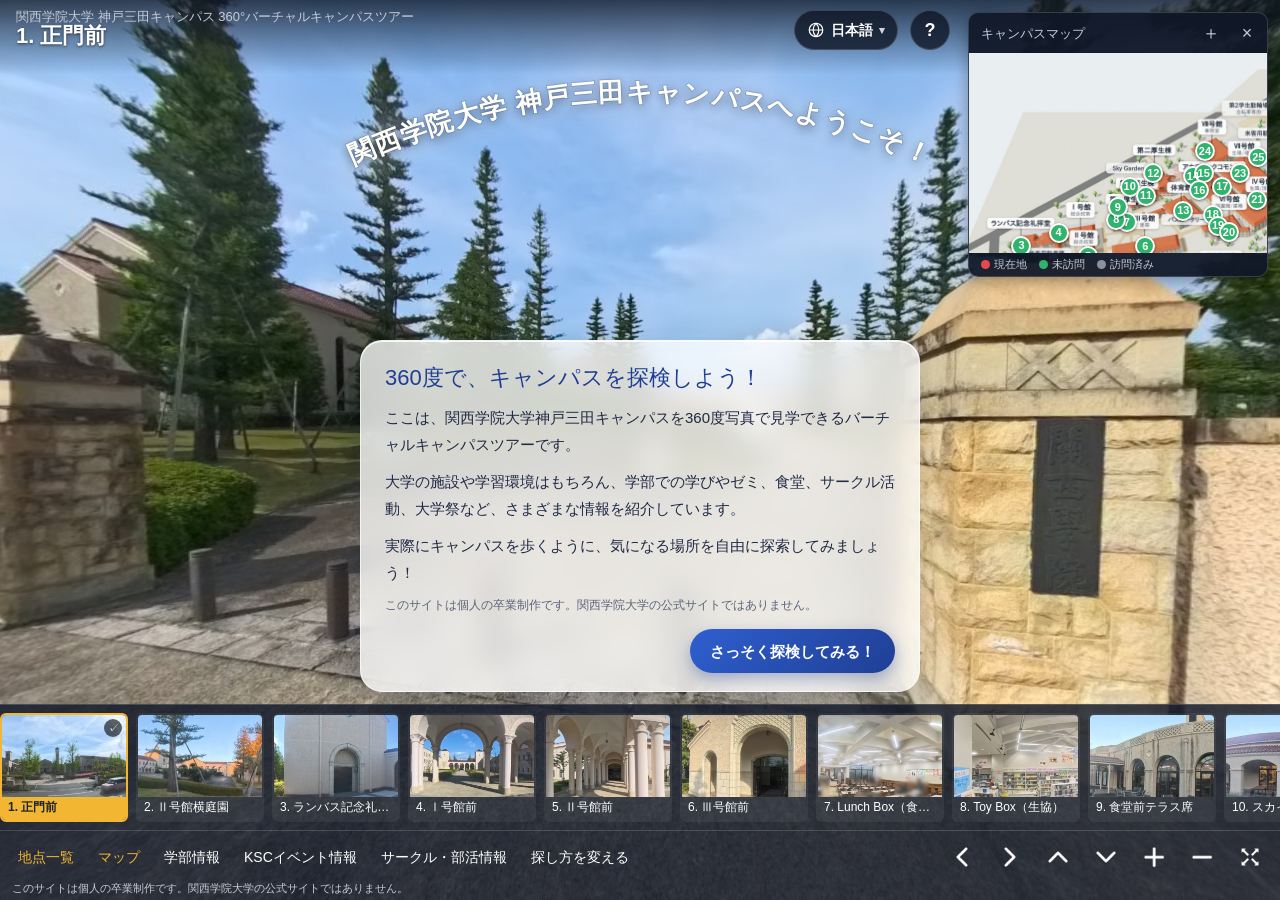
<file: index.html>
<!DOCTYPE html>
<html lang="ja">
<head>
<title>神戸三田キャンパス 360°バーチャルツアー（卒業制作）</title>
<meta charset="utf-8">
<meta name="robots" content="noindex, nofollow">
<meta name="viewport" content="width=device-width, initial-scale=1.0, maximum-scale=1.0, minimum-scale=1.0, user-scalable=no, viewport-fit=cover" />
<meta name="description" content="関西学院大学 神戸三田キャンパスを360°写真で歩いて見学できるバーチャルツアー（個人の卒業制作）">
<link rel="stylesheet" href="vendor/reset.min.css">
<link rel="stylesheet" href="style.css">
</head>
<body>

<div id="pano"></div>

<!-- 写真がまだない地点 -->
<div id="noPhoto" hidden>
  <p class="no-photo-name"></p>
  <p class="no-photo-text" data-i18n="noPhoto.text">この地点の360°写真は準備中です</p>
  <p class="no-photo-hint" data-i18n="noPhoto.hint">マップや地点一覧からほかの地点へ移動できます</p>
</div>

<!-- 制作用：URL に ?edit を付けたときだけ、画面中央の向きを表示 -->
<div id="editReadout" hidden></div>

<!-- 施設情報がある地点だけ、画面中央に施設名のラベルを出す（押すと施設情報パネル） -->
<button type="button" id="spotInfoButton" class="spot-info-label" hidden><span class="spot-info-icon">i</span><span class="spot-info-name"></span></button>

<!-- 画面上部：タイトル・現在地・操作方法 -->
<header id="topBar">
  <div class="top-titles">
    <h1 id="siteTitle"></h1>
    <p id="sceneName" aria-live="polite"></p>
  </div>
  <button type="button" id="helpButton" class="top-button" aria-label="操作方法" data-i18n-attr="aria-label:help.title">?</button>
</header>

<!-- 画面右上：キャンパスマップ -->
<div id="mapBackdrop"></div>
<section id="mapPanel" aria-label="キャンパスマップ" data-i18n-attr="aria-label:map.title">
  <div class="map-header">
    <span data-i18n="map.title">キャンパスマップ</span>
    <button type="button" id="mapSizeButton" class="map-header-button" aria-label="マップを拡大" data-i18n-attr="aria-label:map.enlarge">＋</button>
    <button type="button" id="mapCloseButton" class="map-header-button" aria-label="マップを閉じる" data-i18n-attr="aria-label:map.close">×</button>
  </div>
  <div id="mapViewport">
    <div id="mapCanvas">
      <img id="mapImage" alt="神戸三田キャンパスのマップ" data-i18n-attr="alt:map.alt">
      <div id="mapPins"></div>
    </div>
  </div>
  <p id="mapEmpty" data-i18n="map.empty">キャンパスマップは準備中です</p>
  <div class="map-legend">
    <span><i class="legend-dot current"></i><span data-i18n="map.legend.current">現在地</span></span>
    <span><i class="legend-dot unvisited"></i><span data-i18n="map.legend.unvisited">未訪問</span></span>
    <span><i class="legend-dot visited"></i><span data-i18n="map.legend.visited">訪問済み</span></span>
  </div>
</section>

<!-- 画面下部：撮影地点のサムネイル一覧と操作ボタン -->
<footer id="bottomBar">
  <!-- 地点ごとに設定した「戻る」ボタン（tour-config.js の backButton） -->
  <button type="button" id="backButton" class="back-button" hidden><span class="back-button-icon">↩</span><span class="back-button-label"></span></button>
  <div id="thumbDrawer">
    <div id="areaTabs" role="tablist"></div>
    <div id="thumbStrip" role="list"></div>
  </div>
  <div id="controlBar">
    <button type="button" id="thumbToggle" class="control-button" aria-pressed="true"><span class="control-icon">▤</span><span class="control-label" data-i18n="footer.spots">地点一覧</span></button>
    <button type="button" id="mapToggle" class="control-button" aria-pressed="true"><span class="control-icon">⌖</span><span class="control-label" data-i18n="footer.map">マップ</span></button>
    <button type="button" id="facultyButton" class="control-button"><span class="control-icon">✎</span><span class="control-label"><span class="label-full" data-i18n="footer.faculties">学部情報</span><span class="label-short" data-i18n="footer.faculties.short">学部</span></span></button>
    <button type="button" id="eventButton" class="control-button"><span class="control-icon">✦</span><span class="control-label"><span class="label-full" data-i18n="footer.events">KSCイベント情報</span><span class="label-short" data-i18n="footer.events.short">イベント</span></span></button>
    <button type="button" id="clubButton" class="control-button"><span class="control-icon">♪</span><span class="control-label"><span class="label-full" data-i18n="footer.clubs">サークル・部活情報</span><span class="label-short" data-i18n="footer.clubs.short">サークル</span></span></button>
    <button type="button" id="guideButton" class="control-button"><span class="control-icon">⇄</span><span class="control-label"><span class="label-full" data-i18n="footer.guide">探し方を変える</span><span class="label-short" data-i18n="footer.guide.short">探し方</span></span></button>
    <span class="control-spacer"></span>
    <button type="button" id="viewLeft" class="control-button view-control" aria-label="左を向く" data-i18n-attr="aria-label:view.left"><img src="img/left.png" alt=""></button>
    <button type="button" id="viewRight" class="control-button view-control" aria-label="右を向く" data-i18n-attr="aria-label:view.right"><img src="img/right.png" alt=""></button>
    <button type="button" id="viewUp" class="control-button view-control" aria-label="上を向く" data-i18n-attr="aria-label:view.up"><img src="img/up.png" alt=""></button>
    <button type="button" id="viewDown" class="control-button view-control" aria-label="下を向く" data-i18n-attr="aria-label:view.down"><img src="img/down.png" alt=""></button>
    <button type="button" id="viewIn" class="control-button view-control" aria-label="拡大" data-i18n-attr="aria-label:view.in"><img src="img/plus.png" alt=""></button>
    <button type="button" id="viewOut" class="control-button view-control" aria-label="縮小" data-i18n-attr="aria-label:view.out"><img src="img/minus.png" alt=""></button>
    <button type="button" id="fullscreenToggle" class="control-button" aria-label="全画面表示" data-i18n-attr="aria-label:view.fullscreen"><img class="icon off" src="img/fullscreen.png" alt=""><img class="icon on" src="img/windowed.png" alt=""></button>
  </div>
  <p id="disclaimer"></p>
</footer>

<!-- 施設情報パネル -->
<div id="infoBackdrop"></div>
<aside id="infoPanel" aria-hidden="true" role="dialog" aria-labelledby="infoTitle">
  <div class="info-grip"></div>
  <button type="button" id="infoClose" aria-label="閉じる" data-i18n-attr="aria-label:panel.close">×</button>
  <div id="infoBody"></div>
</aside>

<!-- 操作方法 -->
<div id="helpModal" aria-hidden="true" role="dialog" aria-labelledby="helpTitle">
  <div class="help-card">
    <h2 id="helpTitle" data-i18n="help.title">操作方法</h2>
    <ul class="help-list">
      <li><b data-i18n="help.look.title">見回す</b><span data-i18n="help.look.text">画面をドラッグ（スマートフォンはスワイプ）</span></li>
      <li><b data-i18n="help.zoom.title">拡大・縮小</b><span data-i18n="help.zoom.text">マウスホイール、またはピンチ操作</span></li>
      <li><b><span class="help-arrow"></span><span data-i18n="help.move.title">移動</span></b><span data-i18n="help.move.text">矢印をタップすると、その方向の地点へ進みます</span></li>
      <li><b><span class="help-info">i</span><span data-i18n="help.info.title">施設情報</span></b><span data-i18n="help.info.text">画面中央の施設名やアイコンをタップすると、説明や関連する活動を表示します</span></li>
      <li><b data-i18n="help.footer.title">学部・イベント・サークル</b><span data-i18n="help.footer.text">画面下のボタンから、各学部、KSCのイベント、サークル・部活の情報を見られます</span></li>
      <li><b data-i18n="help.map.title">マップ</b><span data-i18n="help.map.text">ピンをタップするとその地点へ移動します。扇形は今見ている方向です</span></li>
      <li><b data-i18n="help.spots.title">地点一覧</b><span data-i18n="help.spots.text">画面下のサムネイルから行きたい地点を選べます</span></li>
      <li><b data-i18n="help.lang.title">言語</b><span data-i18n="help.lang.text">画面右上のボタンで、日本語・English・한국어・简体中文を切り替えられます</span></li>
    </ul>
    <p class="help-note"></p>
    <button type="button" id="helpClose" class="primary-button" data-i18n="help.start">ツアーをはじめる</button>
  </div>
</div>

<!-- 読み込み表示 -->
<div id="loading" aria-live="polite">
  <div class="loading-card">
    <p id="loadingText" data-i18n="loading.text">360°写真を読み込んでいます</p>
    <div class="loading-bar"><div id="loadingProgress"></div></div>
  </div>
</div>

<script src="vendor/screenfull.min.js"></script>
<script src="vendor/marzipano.js"></script>

<script src="tour-config.js"></script>
<script src="js/i18n.js"></script>
<script src="lang/ja.js"></script>
<script src="js/map.js"></script>
<script src="js/panel.js"></script>
<script src="js/guide.js"></script>
<script src="index.js"></script>

</body>
</html>
</file>
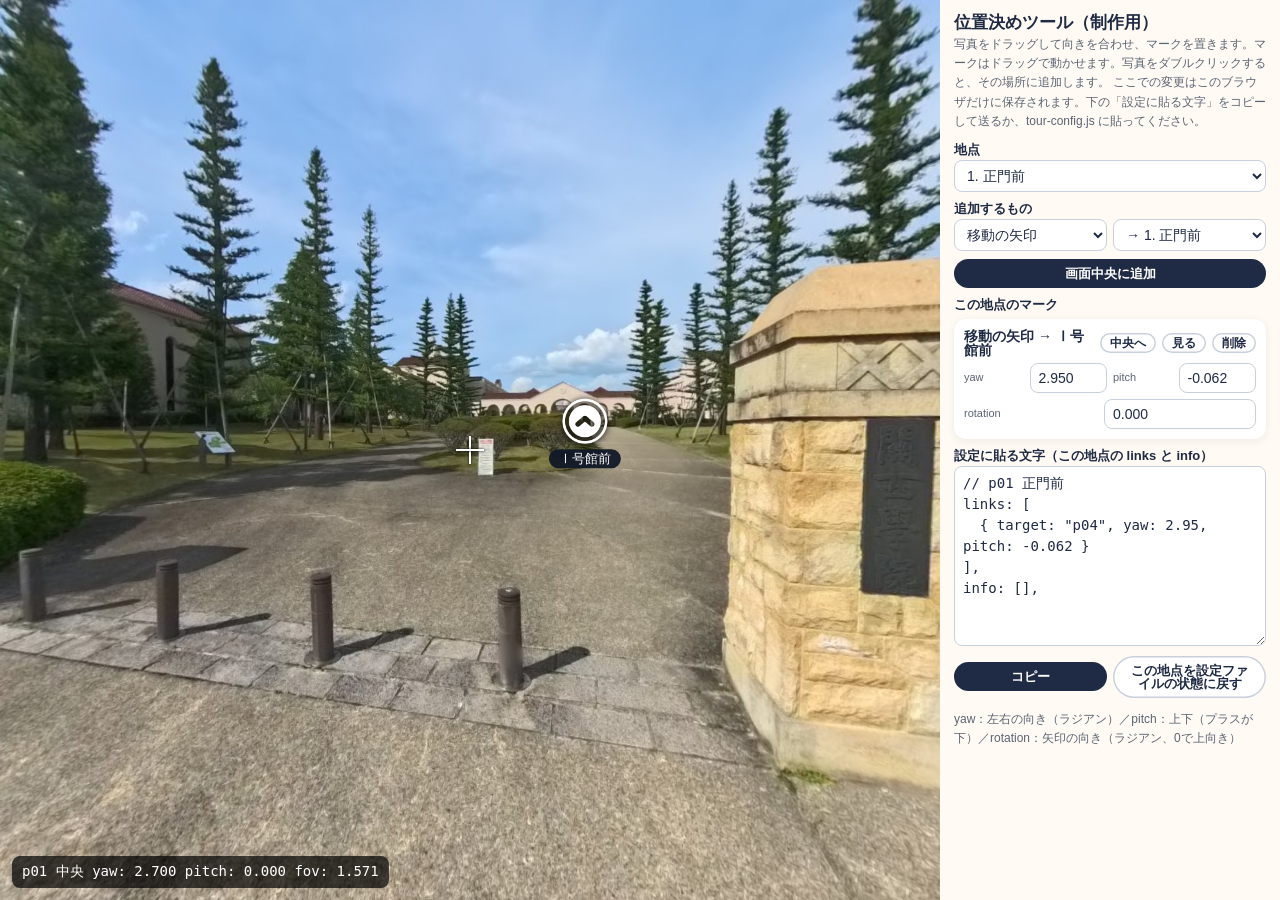
<file: editor.html>
<!DOCTYPE html>
<html lang="ja">
<head>
<title>位置決めツール（制作用）</title>
<meta charset="utf-8">
<meta name="viewport" content="width=device-width, initial-scale=1.0">
<meta name="robots" content="noindex">
<link rel="stylesheet" href="vendor/reset.min.css">
<link rel="stylesheet" href="style.css">
<style>
  body { background: #0f1626; }
  #pano { position: absolute; top: 0; left: 0; right: 340px; bottom: 0; }
  #cross {
    position: absolute; left: calc((100% - 340px) / 2); top: 50%;
    width: 28px; height: 28px; margin: -14px 0 0 -14px; pointer-events: none; z-index: 5;
  }
  #cross::before, #cross::after { content: ""; position: absolute; background: #fff; box-shadow: 0 0 3px #000; }
  #cross::before { left: 13px; top: 0; width: 2px; height: 28px; }
  #cross::after { top: 13px; left: 0; height: 2px; width: 28px; }
  #readout {
    position: absolute; left: 12px; bottom: 12px; z-index: 5; padding: 6px 10px; border-radius: 8px;
    background: rgba(0,0,0,0.7); color: #fff; font: 14px/1.4 ui-monospace, Menlo, monospace;
  }
  #side {
    position: absolute; top: 0; right: 0; bottom: 0; width: 340px; overflow-y: auto;
    padding: 14px; background: #fffaf3; color: #1f2a44; font-size: 14px;
  }
  #side h1 { font-size: 17px; font-weight: bold; margin: 0 0 4px; }
  #side .note { color: #5b6474; font-size: 12px; line-height: 1.6; margin: 0 0 12px; }
  #side label { display: block; font-weight: bold; margin: 10px 0 4px; font-size: 13px; }
  #side select, #side input[type=number], #side textarea {
    width: 100%; padding: 6px 8px; border: 1px solid #c9d0dd; border-radius: 8px; background: #fff; color: #1f2a44; font-size: 14px;
  }
  .row { display: flex; gap: 6px; align-items: center; }
  .row > * { flex: 1; }
  .btn {
    display: inline-block; padding: 8px 12px; border-radius: 999px; background: #1f2a44; color: #fff;
    font-size: 13px; font-weight: bold; cursor: pointer; text-align: center;
  }
  .btn.light { background: #fff; color: #1f2a44; box-shadow: inset 0 0 0 1.5px #c9d0dd; }
  .btn.small { padding: 4px 10px; font-size: 12px; white-space: nowrap; }
  .item { margin: 8px 0; padding: 10px; border-radius: 12px; background: #fff; box-shadow: 0 2px 8px rgba(31,42,68,0.08); }
  .item.selected { box-shadow: 0 0 0 2px #f07a3a; }
  .item-title { font-weight: bold; margin-bottom: 6px; display: flex; justify-content: space-between; gap: 6px; }
  .item .row input { font-size: 13px; }
  .item .mini { font-size: 11px; color: #5b6474; }
  #code { height: 180px; font: 12px/1.5 ui-monospace, Menlo, monospace; }
  .editor-mark { cursor: grab; }
  .editor-mark.selected .link-hotspot-icon, .editor-mark.selected .info-hotspot, .editor-mark.selected .float-body { outline: 2px dashed #f07a3a; outline-offset: 4px; }
  .no-touch .editor-mark .link-hotspot-label { opacity: 1; }
  #noPhotoMsg { position: absolute; left: 0; right: 340px; top: 45%; text-align: center; color: #c5cbd6; z-index: 4; }
</style>
</head>
<body class="no-touch">
<div id="pano"></div>
<div id="cross"></div>
<div id="readout"></div>
<p id="noPhotoMsg" hidden>この地点の写真はまだありません</p>

<aside id="side">
  <h1>位置決めツール（制作用）</h1>
  <p class="note">
    写真をドラッグして向きを合わせ、マークを置きます。マークはドラッグで動かせます。写真をダブルクリックすると、その場所に追加します。
    ここでの変更はこのブラウザだけに保存されます。下の「設定に貼る文字」をコピーして送るか、tour-config.js に貼ってください。
  </p>

  <label for="spotSelect">地点</label>
  <select id="spotSelect"></select>

  <label>追加するもの</label>
  <div class="row">
    <select id="kindSelect">
      <option value="link">移動の矢印</option>
      <option value="info">情報マーク</option>
    </select>
    <select id="targetSelect"></select>
  </div>
  <div class="row" style="margin-top:8px">
    <span class="btn" id="addCenter">画面中央に追加</span>
  </div>

  <label>この地点のマーク</label>
  <div id="items"></div>

  <label for="code">設定に貼る文字（この地点の links と info）</label>
  <textarea id="code" readonly></textarea>
  <div class="row" style="margin-top:8px">
    <span class="btn" id="copyCode">コピー</span>
    <span class="btn light" id="resetSpot">この地点を設定ファイルの状態に戻す</span>
  </div>
  <p class="note" style="margin-top:12px">yaw：左右の向き（ラジアン）／pitch：上下（プラスが下）／rotation：矢印の向き（ラジアン、0で上向き）</p>
</aside>

<script src="vendor/marzipano.js"></script>
<script src="tour-config.js"></script>
<script src="js/editor.js"></script>
</body>
</html>
</file>
<file: style.css>
:root {
  --ui-bg: rgba(16, 24, 40, 0.82);
  --ui-bg-strong: rgba(16, 24, 40, 0.94);
  --ui-border: rgba(255, 255, 255, 0.16);
  --ui-text: #ffffff;
  --ui-muted: #c5cbd6;
  --accent: #f2b632;
  --pin-unvisited: #2fb36d;
  --pin-visited: #8a929e;
  --pin-current: #e5484d;
  --card-bg: #ffffff;
  --card-text: #1d2433;
  --card-muted: #5b6474;
  --safe-top: env(safe-area-inset-top, 0px);
  --safe-bottom: env(safe-area-inset-bottom, 0px);
}

* {
  box-sizing: border-box;
  -webkit-tap-highlight-color: rgba(0,0,0,0);
}

html, body {
  width: 100%;
  height: 100%;
  margin: 0;
  overflow: hidden;
  font-family: "Hiragino Kaku Gothic ProN", "Hiragino Sans", "Noto Sans JP", Meiryo, sans-serif;
  font-size: 16px;
  background-color: #000;
  color: var(--ui-text);
  -webkit-text-size-adjust: 100%;
  text-size-adjust: 100%;
}

button {
  font: inherit;
  color: inherit;
  background: none;
  border: 0;
  padding: 0;
  cursor: pointer;
}

button:focus-visible, a:focus-visible {
  outline: 3px solid var(--accent);
  outline-offset: 2px;
}

[hidden] {
  display: none !important;
}

#pano {
  position: absolute;
  inset: 0;
  overflow: hidden;
  -webkit-user-select: none;
  user-select: none;
}

/* ---------- Top bar ---------- */

#topBar {
  position: absolute;
  top: 0;
  left: 0;
  right: 0;
  display: flex;
  align-items: flex-start;
  gap: 12px;
  padding: calc(10px + var(--safe-top)) 16px 24px;
  background: linear-gradient(rgba(10, 16, 28, 0.75), rgba(10, 16, 28, 0));
  pointer-events: none;
  z-index: 10;
}

.top-titles {
  min-width: 0;
  flex: 1;
}

#siteTitle {
  margin: 0;
  font-size: 13px;
  font-weight: normal;
  color: var(--ui-muted);
  white-space: nowrap;
  overflow: hidden;
  text-overflow: ellipsis;
}

#sceneName {
  margin: 2px 0 0;
  font-size: 22px;
  font-weight: bold;
  text-shadow: 0 1px 3px rgba(0, 0, 0, 0.6);
}

.top-button {
  pointer-events: auto;
  flex: none;
  width: 40px;
  height: 40px;
  border-radius: 50%;
  background: var(--ui-bg);
  border: 1px solid var(--ui-border);
  font-weight: bold;
  font-size: 18px;
}

/* Leave room on the right for the map on desktop. */
body.desktop.map-open #topBar {
  padding-right: 330px;
}
body.desktop.map-open.map-large #topBar {
  padding-right: calc(min(720px, 52vw) + 28px);
}

/* ---------- Map ---------- */

#mapPanel {
  position: absolute;
  top: calc(12px + var(--safe-top));
  right: 12px;
  width: 300px;
  display: none;
  flex-direction: column;
  background: var(--ui-bg-strong);
  border: 1px solid var(--ui-border);
  border-radius: 10px;
  overflow: hidden;
  z-index: 20;
  box-shadow: 0 4px 16px rgba(0, 0, 0, 0.35);
}

body.map-open #mapPanel {
  display: flex;
}

#mapPanel.large {
  width: min(720px, 52vw);
}

.map-header {
  display: flex;
  align-items: center;
  gap: 4px;
  padding: 4px 4px 4px 12px;
  font-size: 13px;
  color: var(--ui-muted);
}

.map-header span {
  flex: 1;
}

.map-header-button {
  width: 32px;
  height: 32px;
  border-radius: 6px;
  font-size: 18px;
  line-height: 32px;
}

.map-header-button:hover {
  background: rgba(255, 255, 255, 0.12);
}

#mapViewport {
  position: relative;
  max-height: 200px;
  overflow: hidden;
  cursor: grab;
  touch-action: none;
}

#mapViewport.dragging {
  cursor: grabbing;
}

#mapPanel.large #mapViewport {
  max-height: 62vh;
}

#mapCanvas {
  position: relative;
  width: 100%;
  background: #e9ecef;
}



#mapImage {
  display: block;
  width: 100%;
  height: auto;
}

#mapPins {
  position: absolute;
  inset: 0;
}

#mapEmpty {
  margin: 0;
  padding: 28px 16px;
  text-align: center;
  font-size: 13px;
  color: var(--ui-muted);
}

#mapViewport + #mapEmpty:not(:empty) {
  padding: 8px 12px;
}

.map-pin {
  position: absolute;
  width: 14px;
  height: 14px;
  margin: -7px 0 0 -7px;
  border-radius: 50%;
  background: var(--pin-unvisited);
  border: 2px solid #fff;
  box-shadow: 0 1px 3px rgba(0, 0, 0, 0.5);
}

/* Bigger touch target than the visible dot. */
.map-pin::before {
  content: "";
  position: absolute;
  inset: -6px;
}

.map-pin.visited {
  background: var(--pin-visited);
}

.map-pin.current {
  background: var(--pin-current);
  z-index: 2;
  animation: pin-pulse 1.6s ease-out infinite;
}

/* Numbered pins (one per spot). */
.map-pin.numbered {
  width: 20px;
  height: 20px;
  margin: -10px 0 0 -10px;
  display: flex;
  align-items: center;
  justify-content: center;
}

.map-pin-number {
  position: relative;
  z-index: 1;
  font-size: 11px;
  font-weight: bold;
  line-height: 1;
  color: #fff;
  pointer-events: none;
}

.map-pin:hover {
  z-index: 3;
}

@keyframes pin-pulse {
  0% { box-shadow: 0 0 0 0 rgba(229, 72, 77, 0.7); }
  100% { box-shadow: 0 0 0 12px rgba(229, 72, 77, 0); }
}

.map-fan {
  position: absolute;
  left: 50%;
  top: 50%;
  width: 68px;
  height: 68px;
  transform: translate(-50%, -50%);
  pointer-events: none;
  overflow: visible;
}

.map-fan path {
  fill: rgba(229, 72, 77, 0.35);
  stroke: rgba(229, 72, 77, 0.9);
  stroke-width: 1;
}

.map-legend {
  display: flex;
  gap: 12px;
  padding: 6px 12px;
  font-size: 11px;
  color: var(--ui-muted);
}

.legend-dot {
  display: inline-block;
  width: 9px;
  height: 9px;
  margin-right: 4px;
  border-radius: 50%;
  vertical-align: -1px;
}
.legend-dot.current { background: var(--pin-current); }
.legend-dot.unvisited { background: var(--pin-unvisited); }
.legend-dot.visited { background: var(--pin-visited); }

#mapBackdrop {
  display: none;
}

/* Mobile: the map opens as a large overlay; tapping outside closes it. */
body.mobile #mapPanel,
body.mobile #mapPanel.large {
  top: 50%;
  left: 50%;
  right: auto;
  width: min(92vw, 560px);
  transform: translate(-50%, -50%);
  z-index: 40;
}

body.mobile #mapViewport,
body.mobile #mapPanel.large #mapViewport {
  max-height: 62vh;
}

body.mobile #mapSizeButton {
  display: none;
}

body.mobile.map-open #mapBackdrop {
  display: block;
  position: absolute;
  inset: 0;
  background: rgba(0, 0, 0, 0.5);
  z-index: 39;
}

/* ---------- Bottom bar ---------- */

#bottomBar {
  position: absolute;
  left: 0;
  right: 0;
  bottom: 0;
  padding-bottom: var(--safe-bottom);
  background: var(--ui-bg);
  border-top: 1px solid var(--ui-border);
  z-index: 10;
}

#thumbDrawer {
  padding: 8px 0 0;
}

body.thumbs-hidden #thumbDrawer {
  display: none;
}

#areaTabs {
  display: flex;
  gap: 6px;
  padding: 0 12px 6px;
  overflow-x: auto;
  scrollbar-width: none;
}

.area-tab {
  flex: none;
  padding: 4px 12px;
  border-radius: 999px;
  border: 1px solid var(--ui-border);
  font-size: 13px;
  color: var(--ui-muted);
}

.area-tab[aria-selected="true"] {
  background: #fff;
  color: var(--card-text);
}

#thumbStrip {
  display: flex;
  gap: 8px;
  padding: 0 12px 8px;
  overflow-x: auto;
  overscroll-behavior-x: contain;
  scroll-snap-type: x proximity;
  -webkit-overflow-scrolling: touch;
}

.thumb {
  position: relative;
  flex: none;
  width: 128px;
  scroll-snap-align: start;
  text-align: left;
  border-radius: 6px;
  overflow: hidden;
  border: 2px solid transparent;
  background: rgba(255, 255, 255, 0.06);
}

.thumb img {
  display: block;
  width: 100%;
  aspect-ratio: 3 / 2;
  object-fit: cover;
  background: #2a3242;
}

.thumb-label {
  display: block;
  padding: 3px 6px 4px;
  font-size: 12px;
  line-height: 1.3;
  white-space: nowrap;
  overflow: hidden;
  text-overflow: ellipsis;
}

.thumb-visited {
  display: none;
  position: absolute;
  top: 4px;
  right: 4px;
  width: 18px;
  height: 18px;
  border-radius: 50%;
  background: rgba(0, 0, 0, 0.6);
  font-size: 11px;
  line-height: 18px;
  text-align: center;
}

.thumb.visited .thumb-visited {
  display: block;
}

.thumb.current {
  border-color: var(--accent);
}

.thumb.current .thumb-label {
  background: var(--accent);
  color: #1d2433;
  font-weight: bold;
}

.no-touch .thumb:hover {
  border-color: rgba(255, 255, 255, 0.6);
}

#controlBar {
  display: flex;
  align-items: center;
  gap: 4px;
  padding: 4px 8px;
  border-top: 1px solid var(--ui-border);
}

.control-button {
  display: inline-flex;
  align-items: center;
  justify-content: center;
  gap: 6px;
  min-width: 44px;
  height: 44px;
  padding: 0 10px;
  border-radius: 8px;
  font-size: 14px;
}

.control-button:hover {
  background: rgba(255, 255, 255, 0.12);
}

.control-button[aria-pressed="true"] {
  color: var(--accent);
}

.control-icon {
  font-size: 18px;
}

.control-button img {
  width: 22px;
  height: 22px;
}

.control-spacer {
  flex: 1;
}

#fullscreenToggle .icon.on,
#fullscreenToggle.enabled .icon.off {
  display: none;
}
#fullscreenToggle.enabled .icon.on {
  display: inline;
}

body.fullscreen-disabled #fullscreenToggle {
  display: none;
}

/* Direction and zoom buttons are for PC only; touch devices use swipe and pinch. */
body.mobile .view-control,
body.touch .view-control {
  display: none;
}

#disclaimer {
  margin: 0;
  padding: 0 12px 6px;
  font-size: 11px;
  color: var(--ui-muted);
}

body.mobile .thumb {
  width: 104px;
}

body.mobile #sceneName {
  font-size: 18px;
}

body.mobile #siteTitle {
  font-size: 11px;
}

body.mobile #disclaimer {
  font-size: 10px;
}

/* ---------- Hotspots ---------- */

.hotspot {
  position: absolute;
  width: 0;
  height: 0;
  cursor: pointer;
}

.link-hotspot {
  position: absolute;
  left: 0;
  top: 0;
  display: flex;
  flex-direction: column;
  align-items: center;
  transform: translate(-50%, -30px);
}

.link-hotspot-icon {
  width: 60px;
  height: 60px;
  filter: drop-shadow(0 2px 3px rgba(0, 0, 0, 0.6));
  transition: transform 0.15s;
}

.no-touch .link-hotspot:hover .link-hotspot-icon {
  transform: scale(1.12);
}

/* PC: 行き先の名前はカーソルを合わせたときだけ出す（スマホは常に表示） */
.no-touch .link-hotspot-label {
  opacity: 0;
  transform: translateY(-4px);
  transition: opacity 0.15s ease, transform 0.15s ease;
}

.no-touch .link-hotspot:hover .link-hotspot-label {
  opacity: 1;
  transform: none;
}

.link-hotspot-label {
  margin-top: 2px;
  padding: 3px 10px;
  border-radius: 999px;
  background: var(--ui-bg-strong);
  font-size: 13px;
  white-space: nowrap;
  pointer-events: none;
}

.info-hotspot {
  position: absolute;
  left: 0;
  top: 0;
  display: flex;
  align-items: center;
  gap: 8px;
  padding: 5px 14px 5px 5px;
  border-radius: 999px;
  background: rgba(255, 251, 245, 0.95);
  box-shadow: 0 3px 12px rgba(20, 30, 50, 0.28);
  color: #1f2a44;
  cursor: pointer;
  transform: translate(-50%, -50%);
  transition: transform 0.15s ease, box-shadow 0.15s ease, background-color 0.15s ease;
}

.info-hotspot:hover {
  transform: translate(-50%, -50%) scale(1.06);
  background: #ffffff;
  box-shadow: 0 5px 16px rgba(20, 30, 50, 0.34);
}

.info-hotspot-icon {
  flex: none;
  display: flex;
  align-items: center;
  justify-content: center;
  width: 32px;
  height: 32px;
  border-radius: 50%;
  background: #ffe4cf;
  font-size: 17px;
  line-height: 1;
}

.info-hotspot-icon.letter {
  color: #e0763a;
  font: italic bold 19px/1 Georgia, "Times New Roman", serif;
}

.info-hotspot-label {
  font-size: 14px;
  font-weight: bold;
  white-space: nowrap;
}

body.mobile .info-hotspot-label {
  font-size: 13px;
}

body.mobile .info-hotspot-icon {
  width: 28px;
  height: 28px;
  font-size: 15px;
}

/* ---------- Info panel ---------- */

#infoBackdrop {
  display: none;
}

#infoPanel {
  position: absolute;
  top: 0;
  right: 0;
  bottom: 0;
  width: min(420px, 100%);
  padding: calc(18px + var(--safe-top)) 22px calc(24px + var(--safe-bottom));
  background: #fffaf3;
  box-shadow: -8px 0 24px rgba(20, 30, 50, 0.18);
  color: var(--card-text);
  overflow-y: auto;
  overscroll-behavior: contain;
  transform: translateX(100%);
  transition: transform 0.25s ease;
  visibility: hidden;
  z-index: 50;
  -webkit-user-select: text;
  user-select: text;
}

body.info-open #infoPanel {
  transform: none;
  visibility: visible;
}

body.desktop.info-open #infoBackdrop {
  pointer-events: none;
  background: transparent;
}

body.info-open #infoBackdrop {
  display: block;
  position: absolute;
  inset: 0;
  background: rgba(0, 0, 0, 0.25);
  z-index: 49;
}

.info-grip {
  display: none;
}

#infoClose {
  position: sticky;
  top: 0;
  float: right;
  width: 40px;
  height: 40px;
  margin: -4px -8px 0 8px;
  border-radius: 50%;
  background: #eef0f3;
  color: var(--card-text);
  font-size: 22px;
  z-index: 3;
}

.info-title {
  margin: 4px 0 14px;
  font-size: 22px;
  font-weight: bold;
  line-height: 1.4;
  color: #1f2a44;
}

.info-section {
  margin: 0 0 16px;
}

.info-heading {
  margin: 0 0 4px;
  font-size: 13px;
  font-weight: bold;
  color: var(--card-muted);
}

.info-text {
  margin: 0;
  font-size: 15px;
  line-height: 1.75;
  white-space: pre-wrap;
}

.info-gallery {
  position: relative;
  margin: 0 0 16px;
}

.info-gallery img {
  display: block;
  width: 100%;
  aspect-ratio: 4 / 3;
  object-fit: cover;
  border-radius: 8px;
  background: #eef0f3;
}

.info-caption {
  margin-top: 4px;
  font-size: 12px;
  color: var(--card-muted);
}

.gallery-nav {
  position: absolute;
  top: calc(50% - 30px);
  width: 40px;
  height: 40px;
  border-radius: 50%;
  background: rgba(0, 0, 0, 0.55);
  color: #fff;
  font-size: 26px;
  line-height: 36px;
}
.gallery-nav.prev { left: 8px; }
.gallery-nav.next { right: 8px; }

.info-video {
  position: relative;
  aspect-ratio: 16 / 9;
  border-radius: 8px;
  overflow: hidden;
  background: #000;
}

.info-video iframe,
.info-video video {
  width: 100%;
  height: 100%;
  border: 0;
}

.info-links {
  display: flex;
  flex-direction: column;
  gap: 8px;
}

.info-link {
  display: block;
  padding: 11px 16px;
  border-radius: 999px;
  background: #1f2a44;
  color: #fff;
  font-size: 14px;
  font-weight: bold;
  text-decoration: none;
}

.info-source {
  margin: 0;
  font-size: 12px;
  color: var(--card-muted);
}

/* Mobile: the panel slides up from the bottom. */
body.mobile #infoPanel {
  top: auto;
  left: 0;
  width: 100%;
  max-height: 78vh;
  border-radius: 16px 16px 0 0;
  padding-top: 8px;
  transform: translateY(100%);
}

body.mobile.info-open #infoPanel {
  transform: none;
}

body.mobile .info-grip {
  display: block;
  width: 40px;
  height: 4px;
  margin: 0 auto 8px;
  border-radius: 2px;
  background: #cfd4dc;
}

/* ---------- Help ---------- */

#helpModal {
  position: absolute;
  inset: 0;
  display: none;
  align-items: center;
  justify-content: center;
  padding: 16px;
  background: rgba(0, 0, 0, 0.55);
  z-index: 60;
}

#helpModal.visible {
  display: flex;
}

.help-card {
  width: min(460px, 100%);
  max-height: 100%;
  overflow-y: auto;
  padding: 22px 22px 18px;
  border-radius: 14px;
  background: var(--card-bg);
  color: var(--card-text);
}

.help-card h2 {
  margin: 0 0 12px;
  font-size: 20px;
  font-weight: bold;
}

.help-list {
  margin: 0;
  padding: 0;
  list-style: none;
}

.help-list li {
  display: grid;
  grid-template-columns: 7.5em 1fr;
  gap: 8px;
  align-items: center;
  padding: 8px 0;
  border-bottom: 1px solid #eceef2;
  font-size: 14px;
  line-height: 1.6;
}

.help-list b {
  display: inline-flex;
  align-items: center;
  gap: 6px;
}

.help-arrow {
  display: inline-block;
  width: 22px;
  height: 22px;
  background: url(img/link.png) center / contain no-repeat, #1d2433;
  border-radius: 50%;
}

.help-info {
  display: inline-block;
  width: 22px;
  height: 22px;
  border-radius: 50%;
  background: #1e6fd9;
  color: #fff;
  font: bold 13px/22px Georgia, serif;
  text-align: center;
}

.help-note {
  margin: 12px 0 14px;
  font-size: 12px;
  color: var(--card-muted);
}

.primary-button {
  display: block;
  width: 100%;
  height: 48px;
  border-radius: 10px;
  background: #1d2433;
  color: #fff;
  font-weight: bold;
}

/* ---------- Loading ---------- */

#loading {
  position: absolute;
  inset: 0;
  display: flex;
  align-items: center;
  justify-content: center;
  background: #101828;
  z-index: 70;
  transition: opacity 0.4s;
}

#loading.hidden {
  opacity: 0;
  pointer-events: none;
}

.loading-card {
  width: min(320px, 80vw);
  text-align: center;
  font-size: 14px;
  color: var(--ui-muted);
}

.loading-bar {
  height: 4px;
  margin-top: 12px;
  border-radius: 2px;
  background: rgba(255, 255, 255, 0.15);
  overflow: hidden;
}

#loadingProgress {
  width: 0;
  height: 100%;
  background: var(--accent);
  transition: width 0.3s;
}

/* Spot without a photo yet. */
#noPhoto {
  position: absolute;
  inset: 0;
  display: flex;
  flex-direction: column;
  align-items: center;
  justify-content: center;
  gap: 6px;
  padding: 24px;
  text-align: center;
  background: radial-gradient(circle at 50% 40%, #2a3448, #101828 70%);
  z-index: 1;
}

#noPhoto[hidden] {
  display: none;
}

#noPhoto p {
  margin: 0;
}

.no-photo-name {
  font-size: 24px;
  font-weight: bold;
}

.no-photo-text {
  font-size: 16px;
}

.no-photo-hint {
  font-size: 13px;
  color: var(--ui-muted);
}

.thumb-placeholder {
  display: flex;
  align-items: center;
  justify-content: center;
  width: 100%;
  aspect-ratio: 3 / 2;
  background: #2a3242;
  font-size: 28px;
  font-weight: bold;
  color: var(--ui-muted);
}

#editReadout {
  position: absolute;
  left: 50%;
  top: 50%;
  transform: translate(-50%, 18px);
  padding: 4px 10px;
  border-radius: 6px;
  background: rgba(0, 0, 0, 0.7);
  font: 12px/1.4 monospace;
  z-index: 15;
  pointer-events: none;
}

#editReadout::before {
  content: "+";
  position: absolute;
  left: 50%;
  top: -26px;
  transform: translateX(-50%);
  font-size: 22px;
}

/* ---------- KSCでの学生生活 / 関連する活動 ---------- */

/* 画面中央の施設名ラベル */
.spot-info-label {
  position: absolute;
  top: 50%;
  left: 50%;
  transform: translate(-50%, -50%);
  display: flex;
  align-items: center;
  gap: 16px;
  min-width: min(300px, calc(100vw - 48px));
  max-width: calc(100vw - 48px);
  padding: 12px 24px 12px 18px;
  border-radius: 8px;
  background: rgba(96, 108, 132, 0.92);
  box-shadow: 0 4px 16px rgba(0, 0, 0, 0.3);
  color: #fff;
  font-size: 18px;
  text-align: left;
  z-index: 5;
}

.spot-info-label[hidden] {
  display: none;
}

.spot-info-label:hover {
  background: rgba(78, 90, 114, 0.96);
}

.spot-info-icon {
  flex: none;
  font-family: Georgia, "Times New Roman", serif;
  font-style: italic;
  font-weight: bold;
  font-size: 28px;
  line-height: 1;
}

.spot-info-name {
  overflow: hidden;
  text-overflow: ellipsis;
  white-space: nowrap;
}

body.mobile .spot-info-label {
  font-size: 16px;
  padding: 10px 18px 10px 14px;
}

.info-lead {
  margin: 0 0 16px;
  font-size: 14px;
  line-height: 1.7;
  color: var(--card-muted);
}

.activity-card {
  margin: 0 0 14px;
  padding: 18px;
  border-radius: 20px;
  background: #ffffff;
  box-shadow: 0 4px 14px rgba(31, 42, 68, 0.08);
  color: #1f2a44;
}

.activity-name {
  margin: 0 0 6px;
  font-size: 17px;
  font-weight: bold;
  line-height: 1.4;
}

.activity-text,
.activity-note {
  margin: 0 0 10px;
  font-size: 14px;
  line-height: 1.7;
}

.activity-video {
  margin: 0 0 10px;
}

.activity-tag {
  display: inline-block;
  margin: 0 0 6px;
  padding: 2px 8px;
  border-radius: 999px;
  background: #fff2cc;
  color: #8a5a00;
  font-size: 12px;
  font-weight: bold;
}

.activity-more {
  margin: 0 0 8px;
  border: 1px solid #e3e6eb;
  border-radius: 8px;
  background: #fff;
}

.activity-more-title {
  padding: 11px 12px;
  font-size: 14px;
  font-weight: bold;
  cursor: pointer;
  list-style: none;
}

.activity-more-title::-webkit-details-marker {
  display: none;
}

.activity-more-title::before {
  content: "＋";
  display: inline-block;
  width: 1.4em;
  color: #8a5a00;
}

.activity-more[open] > .activity-more-title::before {
  content: "－";
}

.activity-more-body {
  padding: 0 12px 12px;
}

.activity-items {
  margin: 0 0 10px;
  padding-left: 1.3em;
  list-style: disc;
  font-size: 14px;
  line-height: 1.8;
}

.activity-caption {
  margin: 0 0 6px;
  font-size: 12px;
  color: var(--card-muted);
}

.activity-note {
  padding: 8px 10px;
  border-radius: 6px;
  background: #fff6e0;
}

.activity-link {
  display: block;
  margin-top: 8px;
  padding: 10px 16px;
  border-radius: 999px;
  background: #1f2a44;
  color: #fff;
  font-size: 14px;
  font-weight: bold;
  text-decoration: none;
}

#controlBar .control-label {
  white-space: nowrap;
}

/* スマートフォンでは「学部」「イベント」「サークル」と短く表示して、ボタンが折り返さないようにする */
body.mobile #controlBar .label-long {
  display: none;
}

body.mobile #controlBar .control-button {
  padding: 0 8px;
}


/* ---------- ガイドブック風の情報パネル ---------- */

.guide-intro {
  margin: 0 0 16px;
  padding: 18px;
  border-radius: 20px;
  background: linear-gradient(135deg, #ffe9d6, #fff4e8);
  color: #1f2a44;
}

.guide-intro-heading {
  margin: 4px 0 6px;
  font-size: 19px;
  font-weight: bold;
  line-height: 1.4;
}

.guide-tag {
  display: inline-block;
  padding: 2px 10px;
  border-radius: 999px;
  background: rgba(255, 255, 255, 0.85);
  color: #c25e22;
  font-size: 12px;
  font-weight: bold;
}

.guide-card .guide-tag {
  background: #e3f6ef;
  color: #23795c;
}

.guide-card {
  margin: 0 0 14px;
  padding: 18px;
  border-radius: 20px;
  background: #ffffff;
  box-shadow: 0 4px 14px rgba(31, 42, 68, 0.08);
  color: #1f2a44;
}

.guide-card-head {
  display: flex;
  align-items: center;
  gap: 12px;
  margin: 0 0 8px;
}

.guide-icon {
  flex: none;
  display: flex;
  align-items: center;
  justify-content: center;
  width: 42px;
  height: 42px;
  border-radius: 50%;
  background: #ffe4cf;
  font-size: 21px;
  line-height: 1;
}

.guide-icon.mint {
  background: #dff4ec;
}

.guide-card-title {
  margin: 0;
  font-size: 17px;
  font-weight: bold;
  line-height: 1.4;
}

.circle-names .guide-tag {
  margin-bottom: 2px;
}

.guide-text {
  margin: 0 0 12px;
  font-size: 14px;
  line-height: 1.8;
  color: #3b4660;
}

.guide-chips {
  display: flex;
  flex-wrap: wrap;
  gap: 6px;
  margin: 0 0 14px;
  padding: 0;
  list-style: none;
}

.guide-chip {
  padding: 4px 10px;
  border-radius: 999px;
  background: #f3f5f9;
  color: #3b4660;
  font-size: 12px;
}

.guide-actions {
  display: flex;
  flex-wrap: wrap;
  gap: 8px;
}

.guide-button {
  display: inline-flex;
  align-items: center;
  gap: 4px;
  padding: 10px 18px;
  border-radius: 999px;
  background: #1f2a44;
  color: #fff;
  font-size: 14px;
  font-weight: bold;
  text-decoration: none;
  transition: background-color 0.15s ease;
}

.guide-button:hover {
  background: #33416a;
}

.guide-button.secondary {
  background: #ff9a62;
}

.guide-button.secondary:hover,
.guide-button.secondary[aria-expanded="true"] {
  background: #f07f42;
}

.guide-button.outline {
  background: #fff;
  color: #1f2a44;
  box-shadow: inset 0 0 0 1.5px #c9d0dd;
}

.circle-player:not(:empty) {
  margin-top: 12px;
}

.circle-player .info-video {
  border-radius: 14px;
}

body.mobile .info-title {
  font-size: 19px;
}


/* ---------- 浮かぶ立体文字のマーク（新月祭） ---------- */

.float-hotspot {
  position: absolute;
  left: 0;
  top: 0;
  transform: translate(-50%, -50%);
  cursor: pointer;
}

.float-body {
  display: flex;
  flex-direction: column;
  align-items: center;
  gap: 4px;
  animation: float-bob 3.2s ease-in-out infinite;
  transition: transform 0.2s ease, filter 0.2s ease;
}

.float-main {
  font-size: 46px;
  font-weight: 900;
  letter-spacing: 0.08em;
  line-height: 1.1;
  color: #fff8ef;
  white-space: nowrap;
  /* 下に少しずつずらした影を重ねて厚みを出し、最後にやわらかい落ち影 */
  text-shadow:
    0 1px 0 #ffd2ae,
    0 2px 0 #f9b27f,
    0 3px 0 #f29a5f,
    0 4px 0 #e8854a,
    0 5px 0 #d9733a,
    0 6px 0 #c9652f,
    0 12px 14px rgba(20, 30, 50, 0.45),
    0 20px 28px rgba(20, 30, 50, 0.25);
  transition: text-shadow 0.2s ease;
}

.float-sub {
  padding: 3px 12px;
  border-radius: 999px;
  background: rgba(255, 251, 245, 0.94);
  box-shadow: 0 3px 10px rgba(20, 30, 50, 0.25);
  color: #1f2a44;
  font-size: 13px;
  font-weight: bold;
  white-space: nowrap;
}

.float-hotspot:hover .float-body,
.float-hotspot:focus-visible .float-body {
  transform: scale(1.12);
  filter: drop-shadow(0 0 14px rgba(255, 196, 130, 0.85));
}

.float-hotspot:hover .float-main {
  text-shadow:
    0 0 10px rgba(255, 236, 200, 0.95),
    0 1px 0 #ffd2ae,
    0 2px 0 #f9b27f,
    0 3px 0 #f29a5f,
    0 4px 0 #e8854a,
    0 5px 0 #d9733a,
    0 6px 0 #c9652f,
    0 0 26px rgba(255, 170, 90, 0.9),
    0 14px 18px rgba(20, 30, 50, 0.4);
}

@keyframes float-bob {
  0%, 100% { translate: 0 0; }
  50% { translate: 0 -6px; }
}

@media (prefers-reduced-motion: reduce) {
  .float-body {
    animation: none;
  }
}

body.mobile .float-main {
  font-size: 34px;
}

body.mobile .float-sub {
  font-size: 12px;
}

/* パネル内の見出しも少し立体的に */
.guide-intro-heading.pop3d {
  font-size: 24px;
  font-weight: 900;
  letter-spacing: 0.04em;
  color: #f07a3a;
  text-shadow:
    0 1px 0 #d9652a,
    0 2px 0 #c2561f,
    0 3px 0 #a8481a,
    0 7px 10px rgba(150, 70, 20, 0.25);
}

/* 地点ごとの「戻る」ボタン（画面下のバーのすぐ上、中央） */
.back-button {
  position: absolute;
  left: 50%;
  bottom: calc(100% + 14px);
  transform: translateX(-50%);
  display: inline-flex;
  align-items: center;
  gap: 8px;
  padding: 10px 20px;
  border-radius: 999px;
  background: rgba(31, 42, 68, 0.9);
  box-shadow: 0 4px 14px rgba(0, 0, 0, 0.3);
  color: #fff;
  font-size: 15px;
  font-weight: bold;
  white-space: nowrap;
  cursor: pointer;
  transition: background-color 0.15s ease, transform 0.15s ease;
}

.back-button[hidden] {
  display: none;
}

.back-button:hover {
  background: #f07a3a;
  transform: translateX(-50%) scale(1.05);
}

.back-button-icon {
  font-size: 17px;
  line-height: 1;
}

/* ---------- 情報パネルのタブ（学部情報など） ---------- */
.info-tab-bar {
  display: flex;
  flex-wrap: wrap;
  gap: 6px;
  margin: 4px 0 14px;
}

.info-tab {
  padding: 7px 14px;
  border-radius: 999px;
  background: #fff;
  box-shadow: inset 0 0 0 1.5px #c9d0dd;
  color: #1f2a44;
  font-size: 14px;
  font-weight: bold;
  cursor: pointer;
}

.info-tab:hover {
  box-shadow: inset 0 0 0 1.5px #f07a3a;
}

.info-tab.selected {
  background: #1f2a44;
  box-shadow: none;
  color: #fff;
}

.info-tab-content {
  padding: 16px;
  border-radius: 16px;
  background: #fff;
  box-shadow: 0 2px 10px rgba(31, 42, 68, 0.08);
}

.info-tab-title {
  margin: 0 0 8px;
  font-size: 17px;
  font-weight: bold;
  color: #1f2a44;
}

.info-placeholder {
  margin: 0;
  color: #5b6474;
  font-size: 14px;
}

/* 下の文字ボタン（地点一覧・マップ・学部など）はアイコンを付けず、文字だけにする */
#controlBar .control-icon {
  display: none;
}

body.mobile #controlBar {
  gap: 2px;
}

body.mobile #controlBar .control-button {
  flex-shrink: 0;
  padding: 0 6px;
}

body.mobile #controlBar .control-label {
  font-size: 12px;
}

/* ---------- 施設情報：数字ラベル・設備リスト・時間の表 ---------- */
.info-facts {
  display: flex;
  flex-wrap: wrap;
  gap: 6px;
  margin: 0 0 14px;
}

.info-fact {
  padding: 5px 12px;
  border-radius: 999px;
  background: #ffe9d6;
  color: #1f2a44;
  font-size: 13px;
  font-weight: bold;
}

.info-section .info-text + .info-text {
  margin-top: 8px;
}

.info-items {
  margin: 4px 0 0;
  padding: 0;
  list-style: none;
}

.info-item {
  display: flex;
  flex-direction: column;
  gap: 2px;
  padding: 8px 0;
  border-bottom: 1px solid rgba(31, 42, 68, 0.1);
}

.info-item:last-child {
  border-bottom: none;
}

.info-item-name {
  font-weight: bold;
  color: #1f2a44;
}

.info-item-text {
  font-size: 14px;
  line-height: 1.6;
  color: #3b4558;
}

.info-item-note {
  font-size: 13px;
  color: #b4561f;
}

.info-table {
  width: 100%;
  margin: 6px 0 0;
  border-collapse: collapse;
  font-size: 14px;
}

.info-table th,
.info-table td {
  padding: 7px 8px;
  border-bottom: 1px solid rgba(31, 42, 68, 0.1);
  text-align: left;
  vertical-align: top;
}

.info-table th {
  width: 38%;
  font-weight: bold;
  color: #1f2a44;
  white-space: nowrap;
}

.info-note {
  margin: 8px 0 0;
  font-size: 13px;
  color: #5b6474;
}

/* ---------- クラブ・サークル活動（カテゴリーのタブと団体カード） ---------- */
.club-directory .info-text {
  margin: 0 0 6px;
}

.club-tabs {
  position: sticky;
  top: calc(-18px - var(--safe-top));
  z-index: 2;
  padding-right: 48px;
  background: #fffaf3;
  padding-top: calc(18px + var(--safe-top));
  display: flex;
  gap: 6px;
  margin: calc(-4px - var(--safe-top)) 0 6px;
  padding-bottom: 4px;
  overflow-x: auto;
  -webkit-overflow-scrolling: touch;
  scrollbar-width: thin;
}

.club-tab {
  flex: none;
  padding: 7px 14px;
  border-radius: 999px;
  background: #fff;
  box-shadow: inset 0 0 0 1.5px #c9d0dd;
  color: #1f2a44;
  font-size: 14px;
  font-weight: bold;
  white-space: nowrap;
  cursor: pointer;
}

.club-tab:hover {
  box-shadow: inset 0 0 0 1.5px #f07a3a;
}

.club-tab.selected {
  background: #1f2a44;
  box-shadow: 0 0 0 2px #f07a3a;
  color: #fff;
}

.club-count {
  margin: 4px 0 8px;
  font-size: 13px;
  color: #5b6474;
}

.club-group-heading {
  margin: 18px 0 8px;
  padding-left: 8px;
  border-left: 4px solid #f07a3a;
  font-size: 14px;
  font-weight: bold;
  letter-spacing: 0.04em;
  color: #1f2a44;
}

.club-section-heading {
  margin: 4px 0 6px;
  font-size: 18px;
  color: #1f2a44;
}

.club-cards {
  display: grid;
  grid-template-columns: repeat(auto-fill, minmax(150px, 1fr));
  gap: 8px;
}

.club-card {
  display: flex;
  flex-direction: column;
  gap: 6px;
  padding: 12px;
  border-radius: 14px;
  background: #fff;
  box-shadow: 0 2px 8px rgba(31, 42, 68, 0.08);
}

.club-card-name {
  margin: 0;
  font-size: 15px;
  font-weight: bold;
  line-height: 1.4;
  color: #1f2a44;
  word-break: break-word;
}

.club-card-link {
  margin-top: auto;
  font-size: 13px;
  font-weight: bold;
  color: #b4561f;
  text-decoration: none;
}

.club-card-link:hover {
  text-decoration: underline;
}

.club-official {
  margin-top: 16px;
}

.club-note {
  margin: 12px 0 0;
  font-size: 12px;
  line-height: 1.6;
  color: #5b6474;
}

/* 情報量の多いカード（facility.wide）は、パソコンでは画面の約3分の2の幅で開く */
body.desktop #infoPanel.wide {
  width: min(66vw, 1100px);
  min-width: min(420px, 100%);
}

body.desktop #infoPanel.wide .club-cards {
  grid-template-columns: repeat(auto-fill, minmax(190px, 1fr));
}

body.mobile .club-cards {
  grid-template-columns: repeat(2, minmax(0, 1fr));
}

/* 長い文字の立体文字マーク（hotspot.size: "small"） */
.float-main.float-main-small {
  font-size: 32px;
  letter-spacing: 0.04em;
}

body.mobile .float-main.float-main-small {
  font-size: 24px;
}

body.mobile .club-tabs {
  top: -16px;
  padding-top: 16px;
  margin-top: -2px;
}

/* ---------- その他の学生団体：紹介カード・コンパクト一覧 ---------- */
.club-feature {
  margin: 12px 0 0;
  padding: 16px 18px;
  border-radius: 14px;
  background: #fff;
  box-shadow: 0 2px 8px rgba(31, 42, 68, 0.08);
}

.club-feature-name {
  margin: 0;
  font-size: 18px;
  font-weight: bold;
  color: #1f2a44;
}

.club-feature-meta {
  display: inline-block;
  margin: 6px 0 0;
  padding: 3px 10px;
  border-radius: 999px;
  background: #ffe9d6;
  color: #a2470f;
  font-size: 13px;
  font-weight: bold;
}

.club-feature-text {
  margin: 10px 0 0;
  font-size: 15px;
  line-height: 1.7;
  color: #3b4558;
}

.club-feature .guide-actions {
  margin-top: 12px;
}

.club-compact {
  display: grid;
  grid-template-columns: repeat(2, minmax(0, 1fr));
  gap: 6px 10px;
  margin: 12px 0 0;
  padding: 0;
  list-style: none;
}

.club-compact-item {
  display: flex;
  flex-direction: column;
  gap: 2px;
  padding: 10px 12px;
  border-radius: 12px;
  background: #fff;
  box-shadow: 0 1px 4px rgba(31, 42, 68, 0.07);
}

.club-compact-name {
  font-weight: bold;
  color: #1f2a44;
  word-break: break-word;
}

.club-compact-field {
  font-size: 13px;
  color: #5b6474;
}

body.mobile .club-compact {
  grid-template-columns: 1fr;
}

/* ---------- 言語切り替え（画面右上） ---------- */
.lang-switch {
  position: relative;
  flex: none;
  pointer-events: auto;
}

.lang-button {
  display: inline-flex;
  align-items: center;
  gap: 6px;
  height: 40px;
  padding: 0 12px;
  border-radius: 999px;
  background: var(--ui-bg);
  border: 1px solid var(--ui-border);
  font-size: 14px;
  font-weight: bold;
  white-space: nowrap;
}

.lang-icon {
  width: 18px;
  height: 18px;
  fill: none;
  stroke: currentColor;
  stroke-width: 1.6;
}

.lang-caret {
  font-size: 11px;
  opacity: 0.8;
}

.lang-menu {
  position: absolute;
  top: calc(100% + 6px);
  right: 0;
  min-width: 150px;
  margin: 0;
  padding: 6px;
  list-style: none;
  background: var(--ui-bg-strong);
  border: 1px solid var(--ui-border);
  border-radius: 12px;
  box-shadow: 0 6px 20px rgba(0, 0, 0, 0.35);
  z-index: 30;
}

.lang-menu[hidden] {
  display: none;
}

.lang-item {
  display: flex;
  align-items: center;
  width: 100%;
  padding: 10px 12px;
  border-radius: 8px;
  font-size: 15px;
  text-align: left;
  white-space: nowrap;
}

.lang-item::before {
  content: "";
  display: inline-block;
  width: 1.2em;
  flex: none;
}

.lang-item[aria-checked="true"] {
  font-weight: bold;
  color: #ffb27a;
}

.lang-item[aria-checked="true"]::before {
  content: "✓";
}

.lang-item:hover,
.lang-item:focus-visible {
  background: rgba(255, 255, 255, 0.12);
  outline: none;
}

.lang-button:focus-visible,
.lang-item:focus-visible {
  box-shadow: 0 0 0 2px #f07a3a;
}

body.mobile .lang-button {
  padding: 0 10px;
  font-size: 13px;
}

/* フッターのボタン名：パソコンは長い名前、スマートフォンは短い名前 */
#controlBar .label-short {
  display: none;
}

body.mobile #controlBar .label-full {
  display: none;
}

body.mobile #controlBar .label-short {
  display: inline;
}

/* 言語ごとの文字（中国語・韓国語は日本語フォントで表示しないようにする） */
html[lang="ko"] body {
  font-family: "Apple SD Gothic Neo", "Malgun Gothic", "Noto Sans KR", "Hiragino Sans", sans-serif;
}

html[lang="zh-CN"] body {
  font-family: "PingFang SC", "Microsoft YaHei", "Noto Sans SC", "Hiragino Sans GB", sans-serif;
}

html[lang="en"] body {
  font-family: "Helvetica Neue", Arial, "Hiragino Sans", "Noto Sans JP", sans-serif;
}

html:not([lang="ja"]) .info-text,
html:not([lang="ja"]) .guide-text {
  word-break: normal;
  overflow-wrap: anywhere;
}

/* ?i18n-report を付けて開いたときの未翻訳一覧（制作用） */
#i18nReport {
  position: fixed;
  left: 8px;
  bottom: 8px;
  max-width: min(560px, calc(100% - 16px));
  max-height: 40vh;
  overflow: auto;
  padding: 10px 12px;
  border-radius: 8px;
  background: rgba(10, 16, 28, 0.92);
  color: #fff;
  font: 12px/1.5 monospace;
  white-space: pre-wrap;
  z-index: 200;
}

/* パソコンで施設パネルを開いているときも、言語ボタンと「?」がパネルの左に見えるようにする */
body.desktop.info-open #topBar {
  padding-right: calc(min(420px, 100%) + 16px);
}

body.desktop.info-open:has(#infoPanel.wide) #topBar {
  padding-right: calc(max(min(66vw, 1100px), min(420px, 100%)) + 16px);
}

/* スマートフォンでパネルを開いているときも、画面上部の言語ボタンを押せるようにする */
body.mobile.info-open #topBar {
  z-index: 51;
}

/* ---------- 学部情報（学部一覧 → 学部 → 学科・課程） ---------- */
.faculty-nav {
  display: flex;
  flex-wrap: wrap;
  gap: 8px;
  margin: 0 0 10px;
}

.faculty-back {
  padding: 7px 14px;
  border-radius: 999px;
  background: #fff;
  box-shadow: inset 0 0 0 1.5px #c9d0dd;
  color: #1f2a44;
  font-size: 14px;
  font-weight: bold;
  cursor: pointer;
}

.faculty-back:hover,
.faculty-back:focus-visible {
  box-shadow: inset 0 0 0 1.5px #f07a3a;
}

.faculty-back-building {
  background: #1f2a44;
  box-shadow: none;
  color: #fff;
}

.faculty-crumbs {
  margin: 0 0 10px;
  font-size: 13px;
  color: #5b6474;
}

.faculty-grid {
  display: grid;
  grid-template-columns: repeat(auto-fill, minmax(230px, 1fr));
  gap: 10px;
  margin: 12px 0 16px;
}

.faculty-card,
.faculty-dept {
  display: flex;
  flex-direction: column;
  gap: 6px;
  padding: 14px 16px;
  border-radius: 14px;
  background: #fff;
  box-shadow: 0 2px 8px rgba(31, 42, 68, 0.08);
  color: #1f2a44;
  text-align: left;
  cursor: pointer;
  transition: box-shadow 0.15s ease, transform 0.15s ease;
}

.faculty-card:hover,
.faculty-card:focus-visible,
.faculty-dept:hover,
.faculty-dept:focus-visible {
  box-shadow: 0 0 0 2px #f07a3a, 0 4px 12px rgba(31, 42, 68, 0.12);
  outline: none;
}

.faculty-card-name,
.faculty-dept-name {
  font-size: 17px;
  font-weight: bold;
}

.faculty-card-text,
.faculty-dept-text {
  font-size: 14px;
  line-height: 1.6;
  color: #3b4558;
}

.faculty-card-count,
.faculty-dept-more {
  margin-top: auto;
  font-size: 13px;
  font-weight: bold;
  color: #b4561f;
}

.faculty-head {
  margin: 0 0 14px;
}

.faculty-name {
  margin: 0 0 6px;
  font-size: 20px;
  font-weight: bold;
  color: #1f2a44;
}

.faculty-of {
  display: inline-block;
  margin: 0 0 4px;
  padding: 2px 10px;
  border-radius: 999px;
  background: #ffe9d6;
  color: #a2470f;
  font-size: 13px;
  font-weight: bold;
}

.faculty-dept-list {
  display: grid;
  grid-template-columns: repeat(auto-fill, minmax(260px, 1fr));
  gap: 10px;
  margin-top: 6px;
}

.faculty-year {
  margin-left: 8px;
  padding: 1px 8px;
  border-radius: 999px;
  background: #eef0f3;
  color: #5b6474;
  font-size: 12px;
  font-weight: normal;
}

.faculty-related-list {
  display: flex;
  flex-wrap: wrap;
  gap: 8px;
  margin-top: 6px;
}

.faculty-chip {
  padding: 8px 14px;
  border-radius: 999px;
  background: #1f2a44;
  color: #fff;
  font-size: 14px;
  font-weight: bold;
  cursor: pointer;
}

.faculty-chip:hover,
.faculty-chip:focus-visible {
  box-shadow: 0 0 0 2px #f07a3a;
  outline: none;
}

body.mobile .faculty-grid,
body.mobile .faculty-dept-list {
  grid-template-columns: 1fr;
}

/* 学部情報「もっと詳しく学びを知る」 */
.study-link-list {
  display: flex;
  flex-direction: column;
  gap: 8px;
}

.study-link {
  display: flex;
  flex-direction: column;
  gap: 4px;
  padding: 12px 14px;
  border-radius: 12px;
  background: #fff;
  box-shadow: 0 1px 6px rgba(31, 42, 68, 0.08);
  color: #1f2a44;
  text-decoration: none;
}

.study-link:hover,
.study-link:focus-visible {
  box-shadow: 0 0 0 2px #f07a3a, 0 4px 12px rgba(31, 42, 68, 0.12);
  outline: none;
}

.study-link-label {
  font-size: 15px;
  font-weight: bold;
  color: #b4561f;
}

.study-link-text {
  font-size: 13px;
  line-height: 1.6;
  color: #3b4558;
}

.study-link-meta {
  display: flex;
  flex-wrap: wrap;
  gap: 6px;
}

.study-tag {
  padding: 1px 8px;
  border-radius: 999px;
  background: #eef1f6;
  color: #3b4558;
  font-size: 12px;
}

.study-tag-public {
  background: #e3f2e8;
  color: #23633a;
}

.study-tag-login {
  background: #fde7e4;
  color: #a12b1c;
  font-weight: bold;
}

.study-links {
  margin-top: 20px;
}

.study-links .study-tag {
  border-radius: 8px;
}

/* ---------- 施設情報：たためる見出し・目立たせる一文・写真（BiZCAFE など） ---------- */
.info-fold {
  border: 1px solid #e3e6eb;
  border-radius: 10px;
  background: #fff;
}

.info-fold-title {
  padding: 12px 14px;
  font-size: 15px;
  font-weight: bold;
  color: #1f2a44;
  cursor: pointer;
  list-style: none;
}

.info-fold-title::-webkit-details-marker {
  display: none;
}

.info-fold-title::before {
  content: "＋";
  display: inline-block;
  width: 1.4em;
  color: #8a5a00;
}

.info-fold[open] > .info-fold-title::before {
  content: "－";
}

.info-fold-body {
  padding: 0 14px 14px;
}

.info-fold-body > .info-facts {
  margin-bottom: 10px;
}

.info-fold-body .activity-more {
  margin-top: 10px;
}

.info-highlight {
  margin: 0 0 10px;
  padding: 10px 12px;
  border-radius: 8px;
  background: #ffe9d6;
  color: #1f2a44;
  font-size: 15px;
  font-weight: bold;
  line-height: 1.6;
}

.info-figure {
  margin: 0 0 12px;
}

.info-figure img {
  display: block;
  width: 100%;
  max-height: 360px;
  object-fit: contain;
  border-radius: 8px;
  background: #eef0f3;
}

.info-fold-body .guide-actions {
  margin-top: 10px;
}

.info-section > .guide-actions {
  margin-top: 10px;
}

/* ---------- 浮かぶタイトル＋説明（Ⅵ-101、title3d） ---------- */

.title3d-hotspot .float-body {
  gap: 10px;
}

.title3d-desc {
  max-width: 340px;
  padding: 8px 14px;
  border-radius: 12px;
  background: rgba(255, 251, 245, 0.88);
  box-shadow: 0 4px 14px rgba(20, 30, 50, 0.25);
  color: #1f2a44;
  font-size: 14px;
  font-weight: bold;
  line-height: 1.6;
  text-align: center;
}

.hotspot:focus-visible {
  outline: none;
}

.hotspot:focus-visible .title3d-hotspot .float-body {
  transform: scale(1.06);
  filter: drop-shadow(0 0 14px rgba(255, 196, 130, 0.85));
}

body.mobile .title3d-desc {
  max-width: 250px;
  font-size: 12px;
}

/* ---------- 雲型の浮遊マーク（Ⅵ-101、cloud3d） ---------- */

.cloud-hotspot {
  position: absolute;
  left: 0;
  top: 0;
  transform: translate(-50%, -50%);
  cursor: pointer;
  -webkit-tap-highlight-color: transparent;
}

.cloud-float {
  display: flex;
  align-items: center;
  gap: 10px;
  animation: cloud-drift 5s ease-in-out infinite;
}

.cloud-body {
  position: relative;
  display: flex;
  flex-direction: column;
  align-items: center;
  gap: 6px;
  transition: transform 0.3s ease, filter 0.3s ease;
  filter: drop-shadow(0 6px 10px rgba(20, 30, 50, 0.28));
}

/* 写真つきのマークは少し大きく */
.cloud-hotspot.has-photo .mark-shape {
  transform: scale(1.12);
}

.cloud-fill {
  fill: rgba(255, 255, 255, 0.72);
  stroke: rgba(255, 255, 255, 0.85);
  stroke-width: 2.5;
  transition: fill 0.3s ease, stroke 0.3s ease, stroke-width 0.3s ease;
}

.cloud-text {
  position: relative;
  white-space: nowrap;
  color: #1f2a44;
  font-size: 17px;
  font-weight: bold;
  line-height: 1.3;
  text-align: center;
  transition: color 0.3s ease, text-shadow 0.3s ease, letter-spacing 0.3s ease;
}

.cloud-photo {
  display: block;
  width: 120px;
  height: 80px;
  object-fit: cover;
  border: 3px solid rgba(255, 255, 255, 0.9);
  border-radius: 8px;
  box-shadow: 0 6px 14px rgba(20, 30, 50, 0.3);
  transition: transform 0.3s ease, box-shadow 0.3s ease;
}

/* ホバー・キーボードのフォーカス・タップ時：ふちが明るくなり、外側に光が広がる */
.cloud-hotspot:hover .cloud-body,
.hotspot:focus-visible .cloud-body,
.cloud-hotspot.is-tapped .cloud-body {
  transform: scale(1.07);
  filter:
    drop-shadow(0 0 10px rgba(255, 255, 255, 0.95))
    drop-shadow(0 0 22px rgba(255, 214, 150, 0.85));
}

.cloud-hotspot:hover .cloud-fill,
.hotspot:focus-visible .cloud-fill,
.cloud-hotspot.is-tapped .cloud-fill {
  fill: rgba(255, 255, 255, 0.86);
  stroke: #ffffff;
  stroke-width: 4;
}

.cloud-hotspot:hover .cloud-text,
.hotspot:focus-visible .cloud-text,
.cloud-hotspot.is-tapped .cloud-text {
  color: #0f1a33;
  text-shadow: 0 0 8px rgba(255, 255, 255, 0.9);
  letter-spacing: 0.03em;
}

.cloud-hotspot:hover .cloud-photo,
.hotspot:focus-visible .cloud-photo {
  transform: scale(1.05);
  box-shadow: 0 0 0 2px #fff, 0 0 18px rgba(255, 214, 150, 0.85), 0 8px 16px rgba(20, 30, 50, 0.3);
}

@keyframes cloud-drift {
  0%, 100% { translate: 0 0; }
  50% { translate: 0 -5px; }
}

@media (prefers-reduced-motion: reduce) {
  .cloud-float {
    animation: none;
  }
}


body.mobile .cloud-text {
  font-size: 14px;
}

body.mobile .cloud-photo {
  width: 96px;
  height: 64px;
}

/* 形（shape: "cloud" 雲 / "moon" 光る月 / "cross" 十字架）。名前は形の下のラベルに表示 */
.mark-shape {
  display: block;
  width: 84px;
  height: 84px;
  overflow: visible;
}

.shape-moon .cloud-body {
  filter: drop-shadow(0 0 8px rgba(255, 226, 140, 0.85)) drop-shadow(0 0 18px rgba(255, 200, 90, 0.45));
}

.shape-moon .cloud-fill {
  fill: rgba(255, 238, 170, 0.92);
  stroke: rgba(255, 250, 225, 0.95);
}

.shape-cross .cloud-body {
  filter: drop-shadow(0 0 8px rgba(255, 255, 255, 0.85)) drop-shadow(0 6px 10px rgba(20, 30, 50, 0.25));
}

.shape-cross .cloud-fill {
  stroke-linejoin: round;
}

.shape-cloud .cloud-text,
.shape-moon .cloud-text,
.shape-cross .cloud-text {
  padding: 4px 12px;
  border-radius: 999px;
  background: rgba(255, 255, 255, 0.78);
  box-shadow: 0 3px 10px rgba(20, 30, 50, 0.22);
  font-size: 15px;
}

.shape-moon:hover .cloud-body,
.hotspot:focus-visible .shape-moon .cloud-body,
.shape-moon.is-tapped .cloud-body {
  filter: drop-shadow(0 0 12px rgba(255, 236, 160, 1)) drop-shadow(0 0 30px rgba(255, 200, 90, 0.85));
}

.shape-moon:hover .cloud-fill,
.hotspot:focus-visible .shape-moon .cloud-fill,
.shape-moon.is-tapped .cloud-fill {
  fill: rgba(255, 244, 196, 1);
  stroke: #fffbe8;
}

.shape-cross:hover .cloud-body,
.hotspot:focus-visible .shape-cross .cloud-body,
.shape-cross.is-tapped .cloud-body {
  filter: drop-shadow(0 0 12px rgba(255, 255, 255, 1)) drop-shadow(0 0 28px rgba(255, 214, 150, 0.85));
}

body.mobile .mark-shape {
  width: 66px;
  height: 66px;
}

body.mobile .shape-cloud .cloud-text,
body.mobile .shape-moon .cloud-text,
body.mobile .shape-cross .cloud-text {
  font-size: 13px;
}

/* 項目を小さなカードで並べる表示（itemsStyle: "cards"） */
.info-items-cards {
  display: grid;
  grid-template-columns: repeat(2, minmax(0, 1fr));
  gap: 8px;
}

.info-items-cards .info-item {
  padding: 10px 12px;
  border: none;
  border-radius: 12px;
  background: #f6f2ec;
}

.info-items-cards .info-item .info-facts {
  margin: 4px 0 2px;
}

.info-items-cards .info-item .info-fact {
  font-size: 12px;
}

body.mobile .info-items-cards {
  grid-template-columns: 1fr;
}

.mark-cloud {
  width: 128px;
  height: 70px;
}

body.mobile .mark-cloud {
  width: 100px;
  height: 55px;
}

/* ---------- イベント紹介カード（section.event） ---------- */

.event-card {
  padding: 14px;
  border: 1px solid rgba(31, 42, 68, 0.1);
  border-radius: 14px;
  background: #fffdf9;
}

.event-card .info-figure {
  margin: -2px 0 12px;
}

.event-head {
  margin-bottom: 8px;
}

.event-kicker {
  display: inline-block;
  margin-bottom: 6px;
  padding: 3px 12px;
  border-radius: 999px;
  background: #d9733a;
  color: #fff;
  font-size: 14px;
  font-weight: bold;
  letter-spacing: 0.04em;
}

.event-title {
  display: flex;
  flex-wrap: wrap;
  align-items: baseline;
  gap: 4px 10px;
  margin: 0;
  color: #1f2a44;
  font-size: 19px;
  line-height: 1.4;
}

.event-year {
  color: #d9733a;
  font-size: 22px;
  font-weight: 900;
}

.event-subtitle {
  margin: 4px 0 0;
  color: #3b4558;
  font-size: 15px;
  font-weight: bold;
}

.event-card.compact {
  padding: 12px;
  background: #f6f2ec;
  border: none;
}

.event-card.compact .event-title {
  font-size: 16px;
}

.event-card.compact .event-year {
  font-size: 17px;
}

.event-card.compact .event-subtitle {
  font-size: 14px;
}

.event-card .guide-actions .guide-button {
  min-height: 44px;
}

.event-name {
  font-weight: bold;
}

/* 時間の流れ（section.timeline） */
.info-timeline {
  display: flex;
  align-items: stretch;
  gap: 6px;
  margin: 4px 0 12px;
  padding: 0;
  list-style: none;
}

.info-timeline-slot {
  flex: 1 1 0;
  display: flex;
  flex-direction: column;
  align-items: center;
  justify-content: center;
  gap: 2px;
  min-width: 0;
  padding: 10px 6px;
  border-radius: 12px;
  background: #f6f2ec;
  color: #3b4558;
  text-align: center;
}

.info-timeline-label {
  font-size: 14px;
  font-weight: bold;
}

.info-timeline-time {
  font-size: 13px;
}

.info-timeline-slot.current {
  flex-grow: 1.4;
  background: #ffe9d6;
  box-shadow: inset 0 0 0 2px #d9733a;
  color: #1f2a44;
}

.info-timeline-slot.current .info-timeline-time {
  color: #b4561f;
  font-size: 18px;
  font-weight: 900;
}

/* 見出しの下の短い一文（section.subtitle） */
.info-subtitle {
  margin: -4px 0 10px;
  color: #8a5a00;
  font-size: 13px;
  font-weight: bold;
  line-height: 1.5;
}

/* ほかと少し区別した特集セクション（section.style: "feature"） */
.info-section.feature-card {
  padding: 14px;
  border-radius: 12px;
  background: #f4f7f1;
  box-shadow: inset 0 0 0 1px #d6e2cc;
}

.info-section.feature-card .info-figure {
  margin-bottom: 12px;
}

/* 年ごとの小さな年表（section.history） */
.info-history {
  margin: 6px 0 10px;
  padding: 0;
  list-style: none;
  border-left: 2px solid #c9d8bd;
}

.info-history-row {
  position: relative;
  display: flex;
  gap: 10px;
  padding: 4px 0 8px 14px;
  font-size: 14px;
  line-height: 1.6;
}

.info-history-row::before {
  content: "";
  position: absolute;
  left: -6px;
  top: 10px;
  width: 10px;
  height: 10px;
  border-radius: 50%;
  background: #5f8a4a;
}

.info-history-year {
  flex: 0 0 auto;
  font-weight: bold;
  color: #3f6a2d;
}

.info-history-text {
  color: #3b4558;
}

/* アコーディオン（itemsStyle: "accordion"） */
.info-accordion {
  display: flex;
  flex-direction: column;
  gap: 8px;
  margin: 4px 0 10px;
}

.info-acc {
  border: 1px solid #e3e6eb;
  border-radius: 10px;
  background: #fff;
}

.info-acc-head {
  display: flex;
  align-items: center;
  gap: 10px;
  min-height: 48px;
  padding: 10px 12px;
  cursor: pointer;
  list-style: none;
}

.info-acc-head::-webkit-details-marker {
  display: none;
}

.info-acc-label {
  flex: 1 1 auto;
  display: flex;
  flex-direction: column;
  gap: 2px;
  min-width: 0;
}

.info-acc-name {
  font-size: 15px;
  font-weight: bold;
  color: #1f2a44;
}

.info-acc-sub {
  font-size: 12px;
  color: #5b6474;
}

.info-acc[open] .info-acc-sub {
  display: none;
}

.info-acc-icon {
  flex: 0 0 auto;
  width: 28px;
  height: 28px;
  border-radius: 50%;
  background: #f6f2ec;
  position: relative;
}

.info-acc-icon::before,
.info-acc-icon::after {
  content: "";
  position: absolute;
  left: 50%;
  top: 50%;
  width: 12px;
  height: 2px;
  margin: -1px 0 0 -6px;
  background: #8a5a00;
  transition: transform 0.2s ease;
}

.info-acc-icon::after {
  transform: rotate(90deg);
}

.info-acc[open] .info-acc-icon::after {
  transform: rotate(0deg);
}

.info-acc-body {
  padding: 0 12px 12px;
}

.info-acc-field {
  display: inline-block;
  margin: 0 0 8px;
  padding: 2px 10px;
  border-radius: 999px;
  background: #fff2cc;
  color: #8a5a00;
  font-size: 12px;
  font-weight: bold;
}

.info-acc-record {
  margin-top: 6px;
  padding: 8px 10px;
  border-radius: 8px;
  background: #f6f2ec;
}

.info-acc-record .info-text {
  margin: 0;
  font-size: 13px;
}

@media (prefers-reduced-motion: reduce) {
  .info-acc-icon::before,
  .info-acc-icon::after {
    transition: none;
  }
}

/* ---------- 情報の多いカードの読みやすい表示（facility.layout: "rich"） ---------- */
#infoPanel.rich {
  background: #f3efe8;
}

#infoPanel.rich .info-lead {
  margin: -6px 0 16px;
  font-size: 16px;
  font-weight: bold;
  color: #b4561f;
}

#infoPanel.rich .info-section {
  margin: 0 0 14px;
  padding: 16px 18px;
  border-radius: 14px;
  background: #fff;
  box-shadow: 0 1px 3px rgba(31, 42, 68, 0.08);
}

#infoPanel.rich .info-heading {
  position: relative;
  margin: 0 0 6px;
  padding-left: 12px;
  font-size: 19px;
  font-weight: 800;
  line-height: 1.4;
  color: #1f2a44;
}

#infoPanel.rich .info-heading::before {
  content: "";
  position: absolute;
  left: 0;
  top: 0.2em;
  bottom: 0.2em;
  width: 4px;
  border-radius: 2px;
  background: #d9733a;
}

#infoPanel.rich .info-subtitle {
  margin: 0 0 12px;
  padding-left: 12px;
  font-size: 14px;
  color: #b4561f;
}

#infoPanel.rich .info-text {
  color: #2c3446;
}

#infoPanel.rich .info-text + .info-text {
  margin-top: 8px;
}

#infoPanel.rich .info-note {
  color: #6b7282;
}

/* テントの特集：緑で区別 */
#infoPanel.rich .info-section.feature-card {
  background: #eef5e8;
  box-shadow: inset 0 0 0 1px #c9dcbb;
}

#infoPanel.rich .feature-card .info-heading {
  font-size: 21px;
  color: #2f5a1f;
}

#infoPanel.rich .feature-card .info-heading::before {
  background: #5f8a4a;
}

#infoPanel.rich .feature-card .info-subtitle {
  color: #3f6a2d;
}

/* 小さなカード：名前を太く、色の帯で区切る */
#infoPanel.rich .info-items-cards .info-item {
  border-top: 3px solid #d9733a;
  background: #fbf7f1;
}

#infoPanel.rich .info-items-cards .info-item-name {
  font-size: 16px;
  font-weight: 800;
}

#infoPanel.rich .info-items-cards .info-item-text {
  font-size: 14px;
  color: #2c3446;
}

/* アコーディオン：閉じているときも団体名が目立つように */
#infoPanel.rich .info-acc {
  border-color: #e7dccb;
  background: #fbf7f1;
}

#infoPanel.rich .info-acc[open] {
  background: #fff;
  border-color: #d9733a;
  box-shadow: 0 2px 8px rgba(217, 115, 58, 0.15);
}

#infoPanel.rich .info-acc-name {
  font-size: 16px;
  font-weight: 800;
}

#infoPanel.rich .info-acc-sub {
  font-size: 13px;
  color: #8a5a00;
}

#infoPanel.rich .info-acc-icon {
  background: #d9733a;
}

#infoPanel.rich .info-acc-icon::before,
#infoPanel.rich .info-acc-icon::after {
  background: #fff;
}

#infoPanel.rich .info-acc-record {
  border-left: 3px solid #d9733a;
  background: #fff6ec;
}

/* パソコンの広い表示では、アコーディオンと小さなカードを2列に */
body.desktop #infoPanel.rich.wide .info-accordion {
  display: grid;
  grid-template-columns: repeat(2, minmax(0, 1fr));
  align-items: start;
}

body.desktop #infoPanel.rich.wide .info-items-cards {
  grid-template-columns: repeat(auto-fill, minmax(220px, 1fr));
}

body.mobile #infoPanel.rich .info-section {
  padding: 14px 14px;
}

/* ---------- 思考吹き出し型の浮遊マーク（ゼミ室、cloud3d + shape: "thought"） ---------- */
.shape-thought .cloud-body {
  display: block;
  padding: 0 0 40px 0;
}

/* 少し不規則な楕円の吹き出し */
.thought-bubble {
  position: relative;
  display: block;
  padding: 22px 32px 22px;
  border: 2px solid rgba(255, 255, 255, 0.95);
  border-radius: 52% 48% 55% 45% / 62% 58% 42% 38%;
  background: rgba(255, 255, 255, 0.82);
  box-shadow: 0 0 16px rgba(255, 255, 255, 0.5), inset 0 -6px 12px rgba(31, 42, 68, 0.06);
  transition: background 0.3s ease, border-color 0.3s ease, box-shadow 0.3s ease;
}

.shape-thought .cloud-text {
  display: block;
  color: #1f2a44;
  font-size: 17px;
  font-weight: 800;
}

/* 左下に小さくなっていく丸を3つ */
.thought-dot {
  position: absolute;
  border: 2px solid rgba(255, 255, 255, 0.95);
  border-radius: 50%;
  background: rgba(255, 255, 255, 0.82);
  box-shadow: 0 0 10px rgba(255, 255, 255, 0.45);
  transition: background 0.3s ease, border-color 0.3s ease;
}

.thought-dot.d1 {
  left: 16%;
  bottom: 18px;
  width: 20px;
  height: 17px;
}

.thought-dot.d2 {
  left: calc(16% - 16px);
  bottom: 4px;
  width: 13px;
  height: 12px;
}

.thought-dot.d3 {
  left: calc(16% - 28px);
  bottom: -6px;
  width: 8px;
  height: 8px;
}

.shape-thought:hover .thought-bubble,
.hotspot:focus-visible .shape-thought .thought-bubble,
.shape-thought.is-tapped .thought-bubble,
.shape-thought:hover .thought-dot,
.hotspot:focus-visible .shape-thought .thought-dot,
.shape-thought.is-tapped .thought-dot {
  background: rgba(255, 255, 255, 0.95);
  border-color: #ffffff;
}

body.mobile .thought-bubble {
  padding: 15px 22px 15px;
}

body.mobile .shape-thought .cloud-text {
  font-size: 14px;
}

body.mobile .shape-thought .cloud-body {
  padding-bottom: 32px;
}

body.mobile .thought-dot.d1 { width: 15px; height: 13px; bottom: 14px; }
body.mobile .thought-dot.d2 { width: 10px; height: 9px; bottom: 3px; left: calc(16% - 12px); }
body.mobile .thought-dot.d3 { width: 6px; height: 6px; bottom: -5px; left: calc(16% - 21px); }

/* 学科タブの切り替え（clubDirectory.animate） */
.club-list.club-fade {
  animation: club-fade-in 0.25s ease-out;
}

@keyframes club-fade-in {
  from { opacity: 0; transform: translateY(6px); }
  to { opacity: 1; transform: none; }
}

@media (prefers-reduced-motion: reduce) {
  .club-list.club-fade {
    animation: none;
  }
}

.club-feature-more {
  margin-top: 8px;
}

#infoPanel.rich .club-tabs {
  background: #f3efe8;
}

/* ---------- 正門からの探索ガイド（js/guide.js） ---------- */
.guide-glass {
  border: 1px solid rgba(255, 255, 255, 0.7);
  background: rgba(255, 255, 255, 0.78);
  box-shadow: 0 18px 48px rgba(16, 24, 44, 0.28), inset 0 1px 0 rgba(255, 255, 255, 0.9);
  -webkit-backdrop-filter: blur(14px) saturate(1.2);
  backdrop-filter: blur(14px) saturate(1.2);
  color: #1f2a44;
}

.guide-p {
  margin: 0 0 10px;
  font-size: 15px;
  line-height: 1.8;
}

.guide-primary,
.guide-secondary,
.guide-link {
  min-height: 44px;
  padding: 10px 20px;
  border-radius: 999px;
  font: inherit;
  font-size: 15px;
  font-weight: 800;
  cursor: pointer;
  transition: transform 0.2s ease, box-shadow 0.2s ease, background 0.2s ease;
}

.guide-primary {
  border: 0;
  background: linear-gradient(135deg, #2f5fd0, #1f3f94);
  box-shadow: 0 6px 16px rgba(31, 63, 148, 0.35);
  color: #fff;
}

.guide-secondary {
  border: 2px solid #2f5fd0;
  background: rgba(255, 255, 255, 0.9);
  color: #1f3f94;
}

.guide-link {
  border: 0;
  background: transparent;
  color: #1f3f94;
  text-decoration: underline;
  text-underline-offset: 3px;
}

.guide-primary:hover,
.guide-secondary:hover {
  transform: translateY(-2px);
}

.guide-primary:focus-visible,
.guide-secondary:focus-visible,
.guide-link:focus-visible,
.guide-choice:focus-visible,
.guide-change-item:focus-visible,
.guide-back:focus-visible,
.guide-close:focus-visible {
  outline: 3px solid #f2b705;
  outline-offset: 2px;
}

.guide-actions-row {
  display: flex;
  flex-wrap: wrap;
  justify-content: flex-end;
  gap: 10px;
  margin-top: 14px;
}

/* 正門の上に浮かぶアーチ文字 */
.guide-arch {
  position: absolute;
  left: 0;
  top: 0;
  width: min(660px, 58vw);
  transform: translate(-50%, -50%);
  pointer-events: none;
}

.guide-arch-float {
  animation: guideFloat 5s ease-in-out infinite;
}

.guide-arch-svg {
  display: block;
  width: 100%;
  height: auto;
  overflow: visible;
  filter: drop-shadow(0 3px 6px rgba(10, 20, 40, 0.55)) drop-shadow(0 0 14px rgba(255, 255, 255, 0.55));
}

.guide-arch-text {
  fill: #fffdf7;
  font-size: 42px;
  font-weight: 800;
  letter-spacing: 2px;
  paint-order: stroke;
  stroke: rgba(31, 42, 68, 0.25);
  stroke-width: 2px;
}

.guide-arch-text.two {
  font-size: 36px;
}

.guide-arch-text.small {
  font-size: 46px;
}

body.mobile .guide-arch {
  width: 86vw;
}


@keyframes guideFloat {
  0%, 100% { transform: translateY(0); }
  50% { transform: translateY(-8px); }
}

/* 正門の説明カード */
.guide-welcome-card {
  position: fixed;
  left: 50%;
  bottom: 118px;
  z-index: 45;
  width: min(560px, calc(100vw - 32px));
  max-height: calc(100vh - 220px);
  overflow-y: auto;
  padding: 22px 24px 18px;
  border-radius: 22px;
  transform: translateX(-50%);
  animation: guideFadeUp 0.5s ease both;
}

.guide-welcome-title {
  margin: 0 0 10px;
  color: #1f3f94;
  font-size: 22px;
  line-height: 1.4;
}

.guide-disclaimer {
  margin: 4px 0 0;
  color: #5b6478;
  font-size: 12px;
  line-height: 1.6;
}

body.mobile .guide-welcome-card {
  bottom: 96px;
  max-height: calc(100vh - 230px);
  padding: 16px 16px 14px;
}

body.mobile .guide-welcome-title {
  font-size: 19px;
}

body.mobile .guide-welcome-card .guide-p {
  font-size: 14px;
  line-height: 1.7;
}

body.mobile .guide-actions-row .guide-primary {
  flex: 1 1 auto;
}

@keyframes guideFadeUp {
  from { opacity: 0; transform: translate(-50%, 14px); }
  to { opacity: 1; transform: translate(-50%, 0); }
}

/* 操作説明の吹き出し（空間に浮かぶ思考吹き出し） */
.guide-tip {
  position: absolute;
  left: 0;
  top: 0;
  transform: translate(-50%, -50%);
  pointer-events: none;
}

.guide-tip-float {
  position: relative;
  padding-bottom: 34px;
  animation: guideFloat 4.5s ease-in-out infinite;
}

.guide-tip-bubble {
  display: block;
  width: 250px;
  padding: 20px 26px 22px;
  border: 2px solid rgba(255, 255, 255, 0.95);
  border-radius: 52% 48% 55% 45% / 62% 58% 42% 38%;
  background: rgba(255, 255, 255, 0.88);
  box-shadow: 0 0 18px rgba(255, 255, 255, 0.5), 0 10px 26px rgba(16, 24, 44, 0.22);
  color: #1f2a44;
  text-align: center;
}

.guide-tip-num {
  display: inline-flex;
  align-items: center;
  justify-content: center;
  width: 26px;
  height: 26px;
  margin-bottom: 4px;
  border-radius: 50%;
  background: #2f5fd0;
  color: #fff;
  font-size: 14px;
  font-weight: 800;
}

.guide-tip-title {
  display: block;
  margin-bottom: 4px;
  color: #1f3f94;
  font-size: 18px;
  font-weight: 800;
}

.guide-tip-text {
  display: block;
  font-size: 13px;
  line-height: 1.6;
}

.guide-tip-dot {
  position: absolute;
  border: 2px solid rgba(255, 255, 255, 0.95);
  border-radius: 50%;
  background: rgba(255, 255, 255, 0.88);
}

.guide-tip-dot.d1 { left: 22%; bottom: 16px; width: 18px; height: 16px; }
.guide-tip-dot.d2 { left: calc(22% - 14px); bottom: 3px; width: 12px; height: 11px; }
.guide-tip-dot.d3 { left: calc(22% - 25px); bottom: -6px; width: 7px; height: 7px; }

.guide-tips-bar {
  position: fixed;
  left: 50%;
  bottom: 118px;
  z-index: 45;
  width: min(560px, calc(100vw - 32px));
  padding: 14px 18px;
  border-radius: 20px;
  transform: translateX(-50%);
  animation: guideFadeUp 0.4s ease both;
}

.guide-tips-note {
  margin: 0;
  font-size: 14px;
  line-height: 1.6;
}

.guide-tips-bar .guide-actions-row {
  margin-top: 10px;
}

.guide-tips-bar.mobile {
  bottom: 96px;
  padding: 12px 14px;
}

.guide-tip.single {
  position: static;
  transform: none;
  margin: 0 auto 6px;
}

.guide-tip.single .guide-tip-float {
  padding-bottom: 0;
  animation: none;
}

.guide-tip.single .guide-tip-bubble {
  width: auto;
  padding: 14px 18px;
  border-radius: 28px;
  box-shadow: none;
  background: rgba(255, 255, 255, 0.95);
}

.guide-tip.single .guide-tip-dot {
  display: none;
}

.guide-dots {
  display: flex;
  justify-content: center;
  gap: 6px;
  margin: 2px 0 8px;
}

.guide-dot {
  width: 8px;
  height: 8px;
  border-radius: 50%;
  background: rgba(31, 63, 148, 0.25);
}

.guide-dot.on {
  background: #2f5fd0;
}

/* 中央のパネル（テーマ選択・学部・学生生活） */
.guide-overlay {
  position: fixed;
  inset: 0;
  z-index: 55;
  display: none;
  align-items: center;
  justify-content: center;
  padding: 16px;
  background: rgba(12, 20, 38, 0.35);
}

.guide-overlay.visible {
  display: flex;
  animation: guideFade 0.3s ease both;
}

@keyframes guideFade {
  from { opacity: 0; }
  to { opacity: 1; }
}

.guide-panel {
  position: relative;
  width: min(860px, 100%);
  max-height: 86vh;
  overflow-y: auto;
  border-radius: 24px;
  background: rgba(255, 255, 255, 0.9);
}

.guide-panel-head {
  position: sticky;
  top: 0;
  z-index: 2;
  background: rgba(255, 255, 255, 0.92);
  padding-bottom: 6px;
  display: flex;
  align-items: center;
  gap: 8px;
  padding: 10px 12px 0;
}

.guide-back {
  min-height: 40px;
  padding: 6px 14px;
  border: 0;
  border-radius: 999px;
  background: rgba(47, 95, 208, 0.1);
  color: #1f3f94;
  font: inherit;
  font-size: 14px;
  font-weight: 700;
  cursor: pointer;
}

.guide-close {
  width: 40px;
  height: 40px;
  margin-left: auto;
  border: 0;
  border-radius: 50%;
  background: rgba(31, 42, 68, 0.08);
  color: #1f2a44;
  font-size: 24px;
  line-height: 1;
  cursor: pointer;
}

.guide-panel-body {
  padding: 4px 28px 26px;
  animation: guideFade 0.3s ease both;
}

.guide-title {
  margin: 0 0 6px;
  color: #1f3f94;
  font-size: 26px;
  line-height: 1.4;
}

.guide-subtitle {
  margin: 0 0 18px;
  color: #3d4760;
  font-size: 15px;
  line-height: 1.7;
}

.guide-catch {
  margin: 0 0 12px;
  color: #b35c00;
  font-size: 15px;
  font-weight: 800;
}

.guide-choices {
  display: grid;
  grid-template-columns: repeat(2, minmax(0, 1fr));
  gap: 16px;
}

.guide-choice {
  display: flex;
  flex-direction: column;
  align-items: flex-start;
  gap: 6px;
  padding: 22px 22px 18px;
  border: 2px solid rgba(47, 95, 208, 0.18);
  border-radius: 20px;
  background: #fff;
  box-shadow: 0 6px 18px rgba(16, 24, 44, 0.08);
  color: #1f2a44;
  font: inherit;
  text-align: left;
  cursor: pointer;
  transition: transform 0.25s ease, box-shadow 0.25s ease, border-color 0.25s ease;
}

.guide-choice:hover {
  transform: translateY(-4px);
  border-color: #2f5fd0;
  box-shadow: 0 14px 28px rgba(31, 63, 148, 0.2);
}

.guide-choice-title {
  color: #1f3f94;
  font-size: 20px;
  font-weight: 800;
  line-height: 1.4;
}

.guide-choice-sub {
  color: #b35c00;
  font-size: 14px;
  font-weight: 700;
}

.guide-choice-text {
  font-size: 14px;
  line-height: 1.7;
}

.guide-choice-button {
  margin-top: auto;
  padding-top: 6px;
  color: #2f5fd0;
  font-size: 15px;
  font-weight: 800;
}

.guide-choices.four .guide-choice-title {
  font-size: 18px;
}

.guide-free-row {
  display: flex;
  flex-wrap: wrap;
  align-items: center;
  justify-content: center;
  gap: 12px;
  margin-top: 20px;
}

.guide-change-list {
  display: grid;
  gap: 10px;
}

.guide-change-item {
  min-height: 52px;
  padding: 12px 18px;
  border: 2px solid rgba(47, 95, 208, 0.18);
  border-radius: 16px;
  background: #fff;
  color: #1f3f94;
  font: inherit;
  font-size: 16px;
  font-weight: 800;
  text-align: left;
  cursor: pointer;
  transition: border-color 0.2s ease, transform 0.2s ease;
}

.guide-change-item:hover {
  transform: translateX(3px);
  border-color: #2f5fd0;
}

.guide-cards {
  display: grid;
  grid-template-columns: repeat(auto-fill, minmax(240px, 1fr));
  gap: 14px;
}

.guide-faculty,
.guide-place {
  display: flex;
  flex-direction: column;
  padding: 18px;
  border: 1px solid rgba(31, 42, 68, 0.1);
  border-radius: 18px;
  background: #fff;
  box-shadow: 0 4px 14px rgba(16, 24, 44, 0.07);
  transition: transform 0.25s ease, box-shadow 0.25s ease;
}

.guide-faculty:hover,
.guide-place:hover {
  transform: translateY(-3px);
  box-shadow: 0 12px 24px rgba(16, 24, 44, 0.14);
}

.guide-place-title {
  margin: 0 0 8px;
  color: #1f3f94;
  font-size: 18px;
  line-height: 1.4;
}

.guide-place-text {
  margin: 0 0 10px;
  font-size: 14px;
  line-height: 1.7;
}

.guide-place-see {
  margin: 0 0 12px;
  padding: 8px 10px;
  border-radius: 10px;
  background: #f3efe8;
  font-size: 13px;
  line-height: 1.6;
}

.guide-place-see-label {
  display: block;
  color: #b35c00;
  font-size: 12px;
  font-weight: 800;
}

.guide-place-actions {
  display: flex;
  flex-wrap: wrap;
  gap: 8px;
  margin-top: auto;
}

.guide-place-actions .guide-primary,
.guide-place-actions .guide-secondary {
  padding: 8px 16px;
  font-size: 14px;
}

.guide-faculty-detail {
  padding: 18px 20px;
  border-radius: 18px;
  background: #fff;
}

.guide-mini-title {
  margin: 14px 0 6px;
  padding-left: 10px;
  border-left: 4px solid #2f5fd0;
  color: #1f3f94;
  font-size: 16px;
}

.guide-chips {
  display: flex;
  flex-wrap: wrap;
  gap: 8px;
}

.guide-chip {
  padding: 6px 12px;
  border-radius: 999px;
  background: rgba(47, 95, 208, 0.1);
  color: #1f3f94;
  font-size: 13px;
  font-weight: 700;
}

.guide-big-actions {
  display: flex;
  flex-wrap: wrap;
  gap: 12px;
  margin-top: 18px;
}

.guide-note {
  margin: 16px 0 0;
  color: #5b6478;
  font-size: 12px;
  line-height: 1.7;
}

body.mobile .guide-overlay {
  align-items: flex-end;
  padding: 8px;
}

body.mobile .guide-panel {
  max-height: 88vh;
  border-radius: 20px;
}

body.mobile .guide-panel-body {
  padding: 2px 16px 20px;
}

body.mobile .guide-title {
  font-size: 21px;
}

body.mobile .guide-choices {
  grid-template-columns: 1fr;
  gap: 12px;
}

body.mobile .guide-choice {
  padding: 16px;
}

body.mobile .guide-choice-title {
  font-size: 18px;
}

body.mobile .guide-cards {
  grid-template-columns: 1fr;
}

body.mobile .guide-big-actions > button,
body.mobile .guide-free-row > button {
  flex: 1 1 100%;
}

/* 到着したときの短い案内 */
.guide-toast {
  position: fixed;
  left: 50%;
  top: 76px;
  z-index: 48;
  display: flex;
  align-items: flex-start;
  gap: 10px;
  width: max-content;
  max-width: min(520px, calc(100vw - 32px));
  padding: 12px 12px 12px 18px;
  border-radius: 16px;
  transform: translateX(-50%);
  animation: guideFadeDown 0.35s ease both;
  transition: opacity 0.3s ease;
}

.guide-toast.leaving {
  opacity: 0;
}

.guide-toast-text {
  display: flex;
  flex-direction: column;
  gap: 2px;
  font-size: 14px;
  line-height: 1.6;
}

.guide-toast-text strong {
  color: #1f3f94;
  font-size: 15px;
}

.guide-toast-close {
  flex: none;
  width: 32px;
  height: 32px;
  border: 0;
  border-radius: 50%;
  background: rgba(31, 42, 68, 0.08);
  color: #1f2a44;
  font-size: 20px;
  line-height: 1;
  cursor: pointer;
}

body.mobile .guide-toast {
  top: 64px;
}

@keyframes guideFadeDown {
  from { opacity: 0; transform: translate(-50%, -10px); }
  to { opacity: 1; transform: translate(-50%, 0); }
}

/* 施設カードの下の「次はここを見てみよう！」 */
.guide-next {
  margin: 18px 0 4px;
  padding: 16px 18px;
  border: 2px dashed rgba(47, 95, 208, 0.35);
  border-radius: 16px;
  background: rgba(47, 95, 208, 0.05);
}

.guide-next-label {
  display: block;
  color: #b35c00;
  font-size: 13px;
  font-weight: 800;
}

.guide-next-text {
  margin: 4px 0 10px;
  color: #1f2a44;
  font-size: 15px;
  font-weight: 700;
}

/* 「正門から歩いて探検する」で矢印を少しのあいだ目立たせる */
.link-hotspot.link-highlight .link-hotspot-icon {
  border-radius: 50%;
  animation: guideLinkPulse 1.2s ease-in-out 5;
}

@keyframes guideLinkPulse {
  0%, 100% { box-shadow: 0 0 0 0 rgba(255, 214, 90, 0); transform: scale(1); }
  50% { box-shadow: 0 0 0 12px rgba(255, 214, 90, 0.55); transform: scale(1.12); }
}

/* ガイドのカードを出している間は、情報パネルの後ろの操作を邪魔しない */
body.info-open .guide-welcome-card,
body.info-open .guide-tips-bar {
  display: none;
}

@media (prefers-reduced-motion: reduce) {
  .guide-arch-float,
  .guide-tip-float,
  .guide-welcome-card,
  .guide-tips-bar,
  .guide-overlay.visible,
  .guide-panel-body,
  .guide-toast,
  .link-hotspot.link-highlight .link-hotspot-icon {
    animation: none;
  }
  .guide-choice,
  .guide-faculty,
  .guide-place,
  .guide-primary,
  .guide-secondary {
    transition: none;
  }
}

.no-touch .link-hotspot.link-highlight .link-hotspot-label {
  opacity: 1;
  transform: none;
}

.guide-hotspot {
  pointer-events: none;
}

/* ---------- 「KSCのサークル」タブの特集（炎流） ---------- */
.club-spotlight {
  margin-bottom: 22px;
  scroll-margin-top: 8px;
}

.club-spotlight-card {
  margin-top: 10px;
  padding: 18px;
  border-radius: 14px;
  background: #fff;
  box-shadow: 0 2px 8px rgba(31, 42, 68, 0.08);
}

.club-spotlight.flash .club-spotlight-card {
  animation: clubSpotlightFlash 1.2s ease;
}

@keyframes clubSpotlightFlash {
  0%, 100% { box-shadow: 0 2px 8px rgba(31, 42, 68, 0.08); }
  40% { box-shadow: 0 0 0 4px rgba(47, 95, 208, 0.35); }
}

.club-spotlight-name {
  margin: 0;
  color: #1f2a44;
  font-size: 22px;
  line-height: 1.4;
}

.club-spotlight-catch {
  margin: 4px 0 10px;
  color: #b35c00;
  font-size: 15px;
  font-weight: bold;
}

.club-spotlight-text {
  margin: 0 0 8px;
  font-size: 14px;
  line-height: 1.8;
}

.club-spotlight-sub {
  margin: 18px 0 8px;
  padding-left: 10px;
  border-left: 4px solid #2f5fd0;
  color: #1f2a44;
  font-size: 16px;
}

.club-spotlight .info-video {
  width: 100%;
  max-width: 720px;
}

.club-spotlight-video-title {
  margin: 8px 0 4px;
  color: #1f2a44;
  font-size: 15px;
  font-weight: bold;
}

.club-spotlight-activities {
  display: grid;
  grid-template-columns: repeat(3, minmax(0, 1fr));
  gap: 10px;
  margin-top: 18px;
}

.club-spotlight-activity {
  padding: 12px 14px;
  border-radius: 12px;
  background: #f3efe8;
}

.club-spotlight-activity-title {
  margin: 0 0 4px;
  color: #1f2a44;
  font-size: 15px;
}

.club-spotlight-activity-text {
  margin: 0;
  font-size: 13px;
  line-height: 1.7;
}

.club-spotlight-next {
  margin-top: 8px;
}

.club-list-title {
  margin: 10px 0 4px;
  color: #3d4760;
  font-size: 15px;
}

.club-card-jump {
  padding: 0;
  border: 0;
  background: none;
  font-family: inherit;
  text-align: left;
  text-decoration: underline;
  text-underline-offset: 3px;
  cursor: pointer;
}

.club-card-jump-hint {
  color: #2f5fd0;
  font-size: 12px;
  font-weight: bold;
}

body.mobile .club-spotlight-card {
  padding: 14px;
}

body.mobile .club-spotlight-name {
  font-size: 19px;
}

body.mobile .club-spotlight-activities {
  grid-template-columns: 1fr;
}

@media (prefers-reduced-motion: reduce) {
  .club-spotlight.flash .club-spotlight-card { animation: none; }
}

/* ---------- フッター「KSCのイベント」のカード（eventCards） ---------- */
.event-guide {
  display: grid;
  grid-template-columns: repeat(auto-fill, minmax(260px, 1fr));
  gap: 14px;
  margin: 14px 0;
}

.event-guide-card {
  display: flex;
  flex-direction: column;
  gap: 6px;
  padding: 16px;
  border-radius: 14px;
  background: #fff;
  box-shadow: 0 2px 8px rgba(31, 42, 68, 0.08);
}

.event-guide-card.feature {
  border: 2px solid rgba(47, 95, 208, 0.35);
}

.event-guide-period {
  align-self: flex-start;
  padding: 2px 10px;
  border-radius: 999px;
  background: #f3efe8;
  color: #8a5a00;
  font-size: 12px;
  font-weight: bold;
}

.event-guide-name {
  margin: 0;
  color: #1f2a44;
  font-size: 18px;
  line-height: 1.4;
}

.event-guide-card .info-text,
.event-guide-card p {
  margin: 0;
  font-size: 14px;
  line-height: 1.7;
}

.event-guide-card .guide-actions {
  margin-top: auto;
  padding-top: 6px;
}

body.mobile .event-guide {
  grid-template-columns: 1fr;
}

/* 開閉できるセクションの、閉じていても見える短い紹介 */
.info-fold-sub {
  display: block;
  margin: 4px 0 0 1.4em;
  color: #5b6478;
  font-size: 13px;
  font-weight: normal;
  line-height: 1.6;
}

.info-mini-heading {
  margin: 14px 0 6px;
  color: #1f2a44;
  font-size: 14px;
}
</file>
